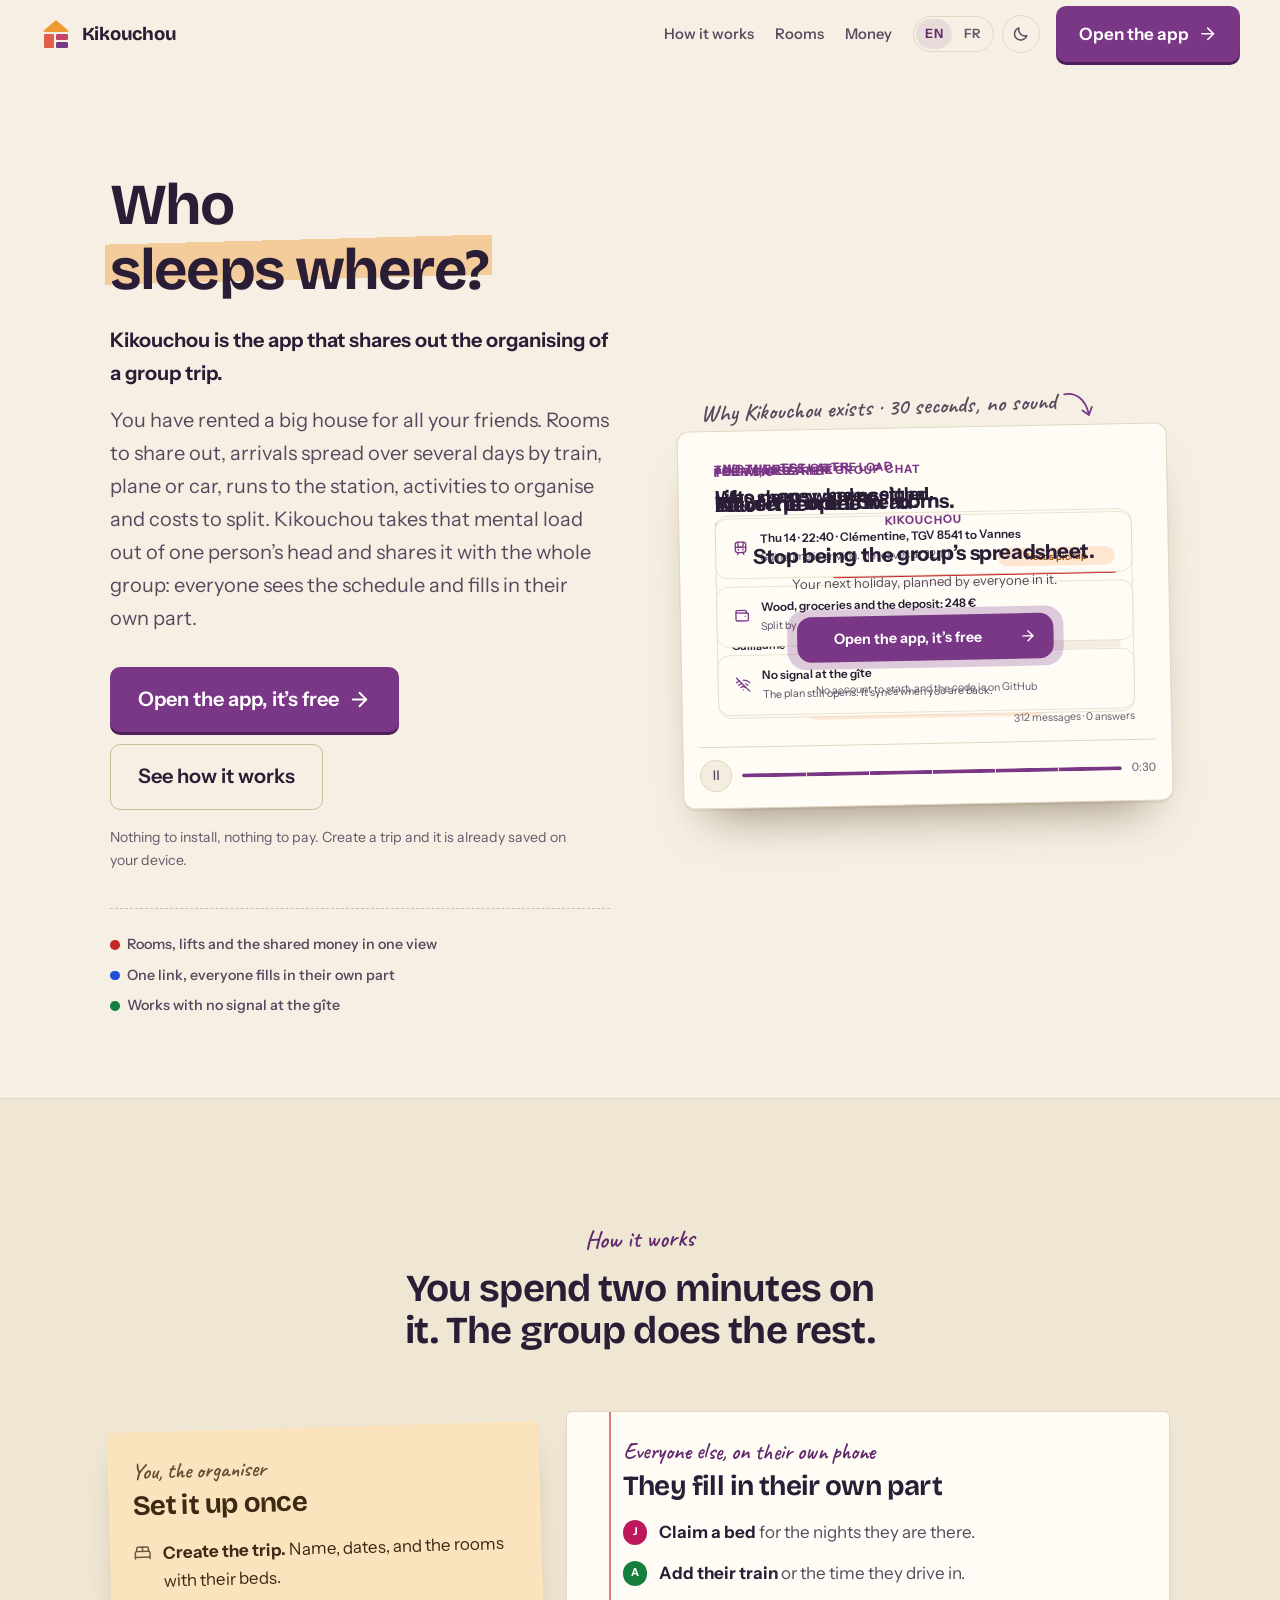
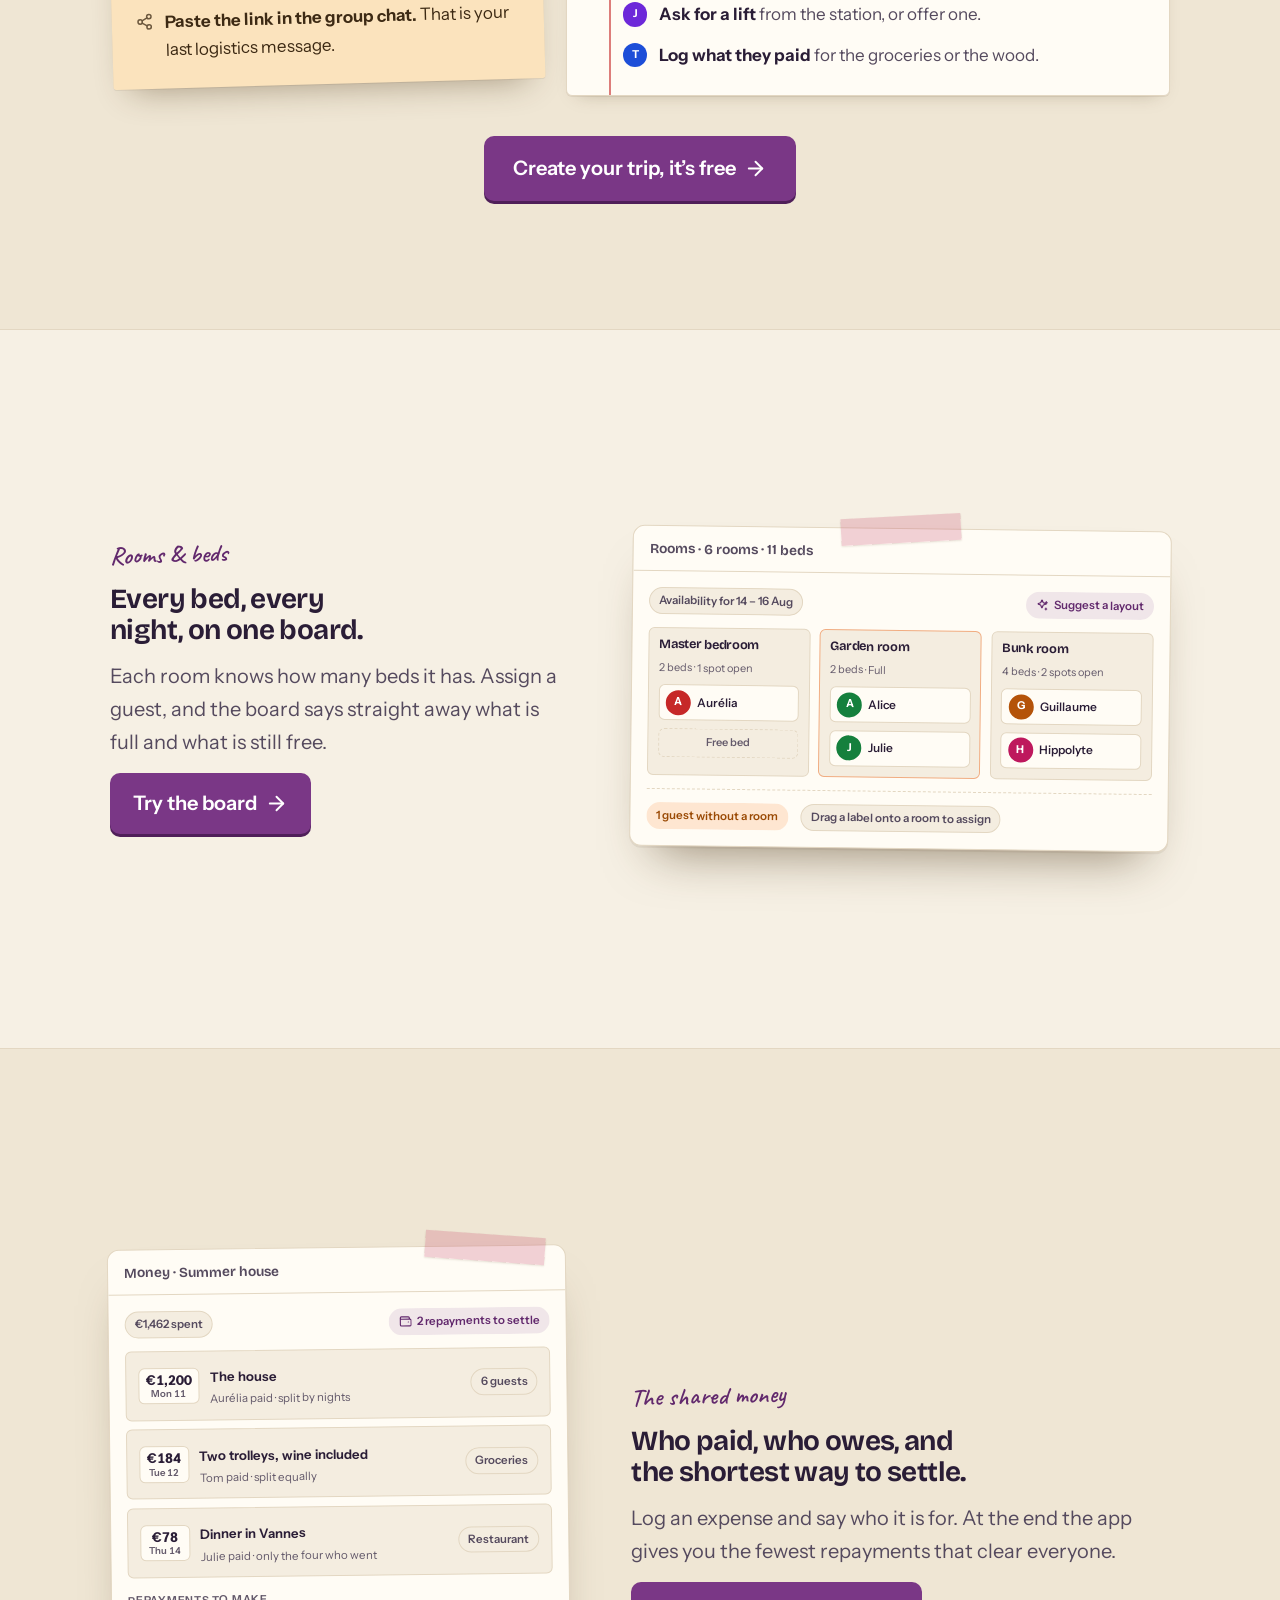
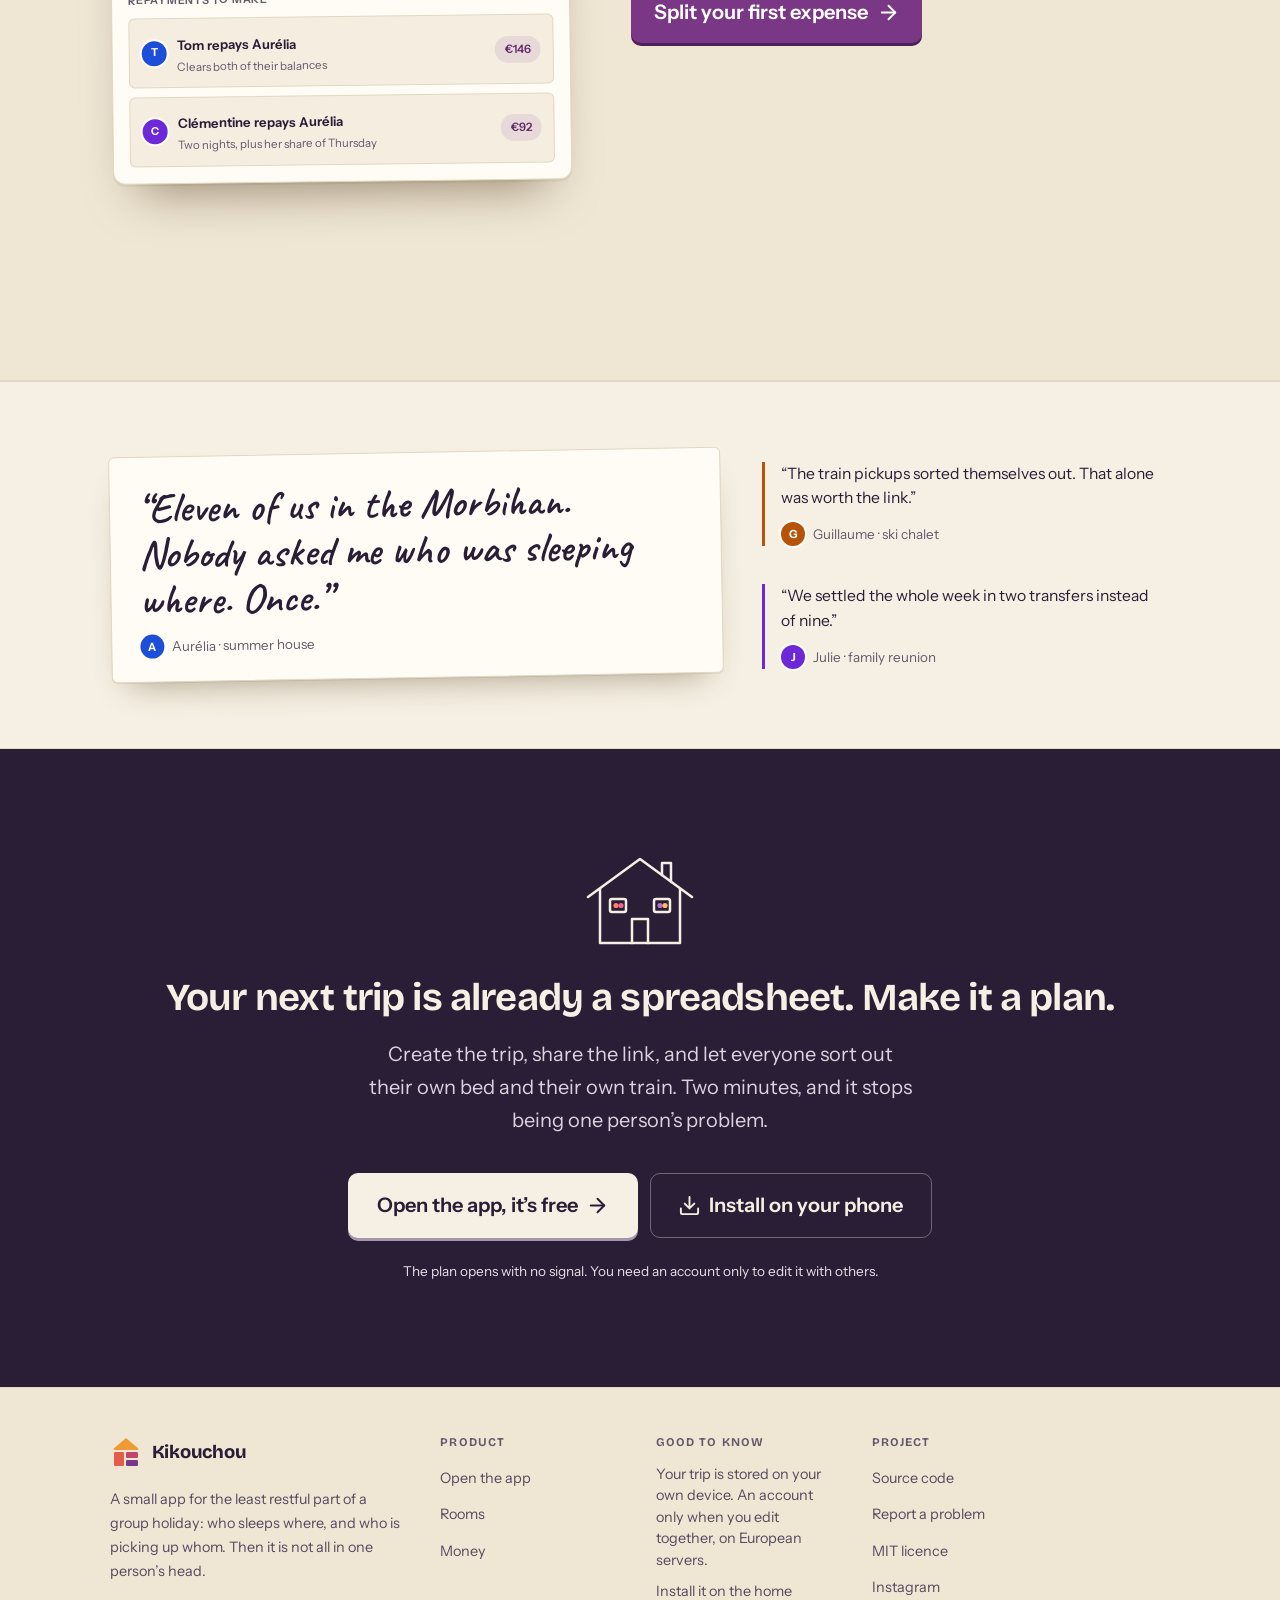
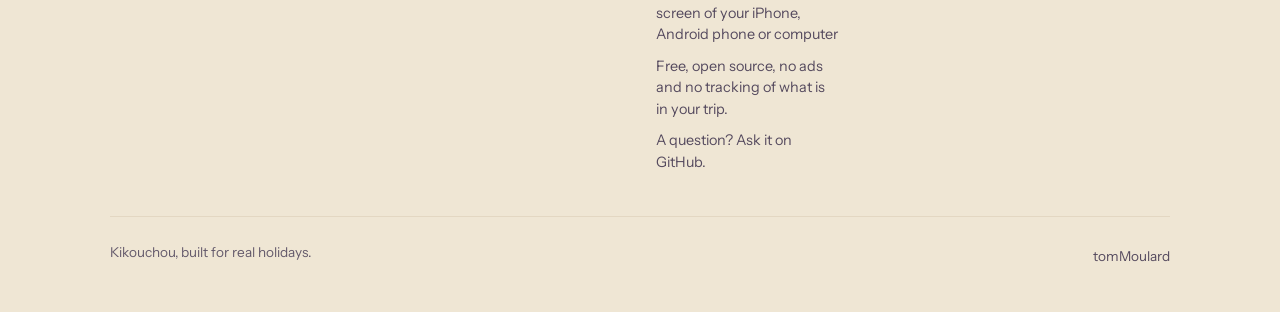
<file: index.html>
<!doctype html>
<html lang="en" data-theme="light">
<head>
<!-- Google Tag Manager (container GTM-THNTTWRZ).

     Placed above the gtag.js block so the container loads first, as Google's
     install instructions ask. `j.crossOrigin` is not part of Google's stock
     snippet: it is added for the same reason the gtag.js tag below carries
     `crossorigin="anonymous"`. Without it a throw inside gtm.js reaches
     `window.onerror` as the bare string "Script error." with no file, line or
     stack. -->
<script>(function(w,d,s,l,i){w[l]=w[l]||[];w[l].push({'gtm.start':
new Date().getTime(),event:'gtm.js'});var f=d.getElementsByTagName(s)[0],
j=d.createElement(s),dl=l!='dataLayer'?'&l='+l:'';j.async=true;j.crossOrigin='anonymous';j.src=
'https://www.googletagmanager.com/gtm.js?id='+i+dl;f.parentNode.insertBefore(j,f);
})(window,document,'script','dataLayer','GTM-THNTTWRZ');</script>
<!-- End Google Tag Manager -->
<!-- Google tag (gtag.js).

     `crossorigin` is not decoration. A cross-origin <script> without it is
     opaque to `window.onerror` by specification: anything it throws arrives as
     the literal "Script error." with the filename, line, column and stack
     blanked, which is an error nobody can read or attribute. With the
     attribute the browser fetches the file as a CORS request and keeps the
     real message and stack.

     Safe because googletagmanager.com answers a CORS request by reflecting the
     requesting origin back in `access-control-allow-origin`. Were that header
     ever absent the browser would refuse the script outright rather than merely
     report its errors badly, so this is worth re-checking if the tag ever
     stops loading. -->
<script async crossorigin="anonymous" src="https://www.googletagmanager.com/gtag/js?id=AW-18455477906"></script>
<script>
  window.dataLayer = window.dataLayer || [];
  function gtag(){dataLayer.push(arguments);}
  gtag('js', new Date());

  gtag('config', 'AW-18455477906');
</script>

<!-- Event snippet for the Google Ads "Sign-up" conversion.
     Every call to action on this page is a plain <a> to app.kikouchou.app, so
     instead of an inline onclick on each one, the click is caught once below by
     delegation. That keeps the markup free of analytics and means a CTA added
     later is counted without anyone remembering to wire it. -->
<script>
function gtag_report_conversion(url) {
  var callback = function () {
    if (typeof(url) != 'undefined') {
      window.location = url;
    }
  };
  gtag('event', 'conversion', {
      'send_to': 'AW-18455477906/KKbVCKuNgfocEJL9oOBE',
      'value': 1.0,
      'currency': 'EUR',
      'event_callback': callback
  });
  return false;
}

(function () {
  'use strict';

  /* The app, and only the app: the GitHub and anchor links on the page are not
     conversions. `?install=1` counts, it opens the same app with the install
     banner primed. */
  var APP = /^https?:\/\/app\.kikouchou\.app(?:[\/?#]|$)/;

  document.addEventListener('click', function (e) {
    var link = e.target && e.target.closest ? e.target.closest('a[href]') : null;
    if (!link || !APP.test(link.href)) return;

    /* A middle click, a modifier click or target="_blank" leaves this page
       open, and something else may already have cancelled the navigation. In
       those cases report the conversion and let the browser do its own thing:
       taking over window.location here would break the new tab. */
    var keepsPage =
      e.defaultPrevented || e.button !== 0 ||
      e.metaKey || e.ctrlKey || e.shiftKey || e.altKey ||
      link.target === '_blank';
    if (keepsPage) {
      gtag_report_conversion();
      return;
    }

    /* Hold the navigation so the beacon leaves before the page unloads, then
       let event_callback send us on. The timer is the fallback for a blocked or
       slow tag, where the callback never runs: whichever fires first wins, and
       the other assignment to the same URL is a no-op. */
    e.preventDefault();
    var url = link.href;
    setTimeout(function () { window.location = url; }, 800);
    gtag_report_conversion(url);
  });
})();
</script>
<meta charset="utf-8">
<meta name="viewport" content="width=device-width, initial-scale=1">

<title>Kikouchou: who sleeps where, and who picks up whom</title>
<meta name="description" content="Plan a group holiday together: who sleeps in which room, who arrives when, who picks up whom at the station, and who owes what. Free and open source.">

<link rel="canonical" href="https://www.kikouchou.app/">
<link rel="alternate" hreflang="en" href="https://www.kikouchou.app/?lang=en">
<link rel="alternate" hreflang="fr" href="https://www.kikouchou.app/?lang=fr">
<link rel="alternate" hreflang="x-default" href="https://www.kikouchou.app/">

<meta name="theme-color" content="#0F172A" media="(prefers-color-scheme: dark)">
<meta name="theme-color" content="#F6F0E4" media="(prefers-color-scheme: light)">
<meta name="color-scheme" content="light dark">

<meta property="og:type" content="website">
<meta property="og:site_name" content="Kikouchou">
<meta property="og:url" content="https://www.kikouchou.app/">
<meta property="og:title" content="Kikouchou: who sleeps where, and who picks up whom">
<meta property="og:description" content="Rooms, arrivals, lifts and the shared money for a group holiday, on one plan instead of in one person’s head. It costs nothing to use.">
<meta property="og:image" content="https://www.kikouchou.app/assets/img/og.png">
<meta property="og:image:width" content="1200">
<meta property="og:image:height" content="630">
<meta property="og:image:alt" content="The Kikouchou logo, a house of coloured rooms, above the line: Who sleeps where, and who picks up whom.">
<meta property="og:locale" content="en_GB">
<meta property="og:locale:alternate" content="fr_FR">
<meta name="twitter:card" content="summary_large_image">
<meta name="twitter:title" content="Kikouchou: who sleeps where, and who picks up whom">
<meta name="twitter:description" content="Rooms, arrivals, lifts and the shared money for a group holiday, on one plan instead of in one person’s head. It costs nothing to use.">
<meta name="twitter:image" content="https://www.kikouchou.app/assets/img/og.png">

<link rel="icon" href="/assets/img/favicon.ico" sizes="48x48">
<link rel="icon" href="/assets/img/favicon.svg" type="image/svg+xml">
<link rel="apple-touch-icon" href="/assets/img/apple-touch-icon.png">
<link rel="manifest" href="/site.webmanifest">

<!-- Warms the TLS connection to the app before the visitor clicks through.
     No `crossorigin`: this is a navigation target, not a CORS fetch. -->
<link rel="preconnect" href="https://app.kikouchou.app">
<link rel="preload" href="/assets/fonts/instrument-sans.woff2" as="font" type="font/woff2" crossorigin>
<link rel="preload" href="/assets/fonts/bricolage-grotesque.woff2" as="font" type="font/woff2" crossorigin>
<link rel="stylesheet" href="/assets/styles.css">

<script>
  /* Applied before first paint so the page never flashes the wrong theme. */
  (function () {
    try {
      var t = localStorage.getItem('kkc-theme');
      if (t !== 'light' && t !== 'dark') {
        t = matchMedia('(prefers-color-scheme: dark)').matches ? 'dark' : 'light';
      }
      document.documentElement.dataset.theme = t;
    } catch (e) { /* private mode: keep the default */ }
  })();
</script>

<script type="application/ld+json">
{
  "@context": "https://schema.org",
  "@graph": [
    {
      "@type": "SoftwareApplication",
      "name": "Kikouchou",
      "url": "https://www.kikouchou.app/",
      "applicationCategory": "TravelApplication",
      "operatingSystem": "Web browser, iOS, Android, Windows, macOS, Linux",
      "description": "Offline-first app that takes the mental load of a group holiday off one person: room assignments, arrivals and departures, lifts from the station and the shared money on one plan every guest fills in themselves.",
      "inLanguage": ["en", "fr"],
      "license": "https://opensource.org/licenses/MIT",
      "isAccessibleForFree": true,
      "offers": { "@type": "Offer", "price": "0", "priceCurrency": "EUR" },
      "featureList": [
        "Room assignment with bed capacity",
        "Shared calendar and occupancy timeline",
        "Arrivals, departures and station pickups",
        "Cars, lifts and driver assignment with departure alerts",
        "Shared expenses split equally, by parts, by nights or by amount, with settle-up",
        "Activity agenda with sign-ups",
        "Reusable guest groups",
        "Trip reminders by push notification",
        "Printable one-page trip summary",
        "Real-time collaboration and offline sync",
        "Read-only access from an invite link, no account needed",
        "Shared trips synced through a database hosted in Europe",
        "On-device AI assistant",
        "Installable PWA, works offline"
      ]
    },
    {
      "@type": "WebSite",
      "name": "Kikouchou",
      "url": "https://www.kikouchou.app/",
      "inLanguage": "en"
    }
  ]
}
</script>
</head>

<body>
<!-- Google Tag Manager (noscript) -->
<noscript><iframe src="https://www.googletagmanager.com/ns.html?id=GTM-THNTTWRZ"
height="0" width="0" style="display:none;visibility:hidden"></iframe></noscript>
<!-- End Google Tag Manager (noscript) -->
<a class="skip-link" href="#main" data-i18n="nav.skip">Skip to content</a>

<!-- Icon sprite (lucide-style, matching the icon set the app itself uses). -->
<svg xmlns="http://www.w3.org/2000/svg" style="display:none" aria-hidden="true" focusable="false">
  <symbol id="i-check" viewBox="0 0 24 24" fill="none" stroke="currentColor" stroke-width="2.4" stroke-linecap="round" stroke-linejoin="round"><path d="M20 6 9 17l-5-5"/></symbol>
  <symbol id="i-arrow-right" viewBox="0 0 24 24" fill="none" stroke="currentColor" stroke-width="2" stroke-linecap="round" stroke-linejoin="round"><path d="M5 12h14"/><path d="m12 5 7 7-7 7"/></symbol>
  <symbol id="i-bed" viewBox="0 0 24 24" fill="none" stroke="currentColor" stroke-width="2" stroke-linecap="round" stroke-linejoin="round"><path d="M2 20v-8a2 2 0 0 1 2-2h16a2 2 0 0 1 2 2v8"/><path d="M4 10V6a2 2 0 0 1 2-2h12a2 2 0 0 1 2 2v4"/><path d="M12 4v6M2 18h20"/></symbol>
  <symbol id="i-train" viewBox="0 0 24 24" fill="none" stroke="currentColor" stroke-width="2" stroke-linecap="round" stroke-linejoin="round"><path d="M8 3.1V7a4 4 0 0 0 8 0V3.1"/><path d="m9 15-1-1M15 15l1-1M9 19l-2 3M15 19l2 3"/><rect width="16" height="16" x="4" y="3" rx="4"/><path d="M4 11h16"/></symbol>
  <symbol id="i-users" viewBox="0 0 24 24" fill="none" stroke="currentColor" stroke-width="2" stroke-linecap="round" stroke-linejoin="round"><path d="M16 21v-2a4 4 0 0 0-4-4H6a4 4 0 0 0-4 4v2"/><circle cx="9" cy="7" r="4"/><path d="M22 21v-2a4 4 0 0 0-3-3.87M16 3.13a4 4 0 0 1 0 7.75"/></symbol>
  <symbol id="i-share" viewBox="0 0 24 24" fill="none" stroke="currentColor" stroke-width="2" stroke-linecap="round" stroke-linejoin="round"><circle cx="18" cy="5" r="3"/><circle cx="6" cy="12" r="3"/><circle cx="18" cy="19" r="3"/><path d="m8.6 13.5 6.8 4M15.4 6.5l-6.8 4"/></symbol>
  <symbol id="i-wifi-off" viewBox="0 0 24 24" fill="none" stroke="currentColor" stroke-width="2" stroke-linecap="round" stroke-linejoin="round"><path d="M12 20h.01"/><path d="M8.5 16.4a5 5 0 0 1 7 0"/><path d="M5 12.9a10 10 0 0 1 5.2-2.7M19 12.9a10 10 0 0 0-3.4-2.3"/><path d="M2 8.8a15 15 0 0 1 4.6-2.9M22 8.8a15 15 0 0 0-9.7-3.7"/><path d="m2 2 20 20"/></symbol>
  <symbol id="i-sparkles" viewBox="0 0 24 24" fill="none" stroke="currentColor" stroke-width="2" stroke-linecap="round" stroke-linejoin="round"><path d="M9.9 2.7a.6.6 0 0 1 1.1 0l1.5 4a.6.6 0 0 0 .35.35l4 1.5a.6.6 0 0 1 0 1.1l-4 1.5a.6.6 0 0 0-.35.35l-1.5 4a.6.6 0 0 1-1.1 0l-1.5-4a.6.6 0 0 0-.35-.35l-4-1.5a.6.6 0 0 1 0-1.1l4-1.5a.6.6 0 0 0 .35-.35z"/><path d="M18 5v4M16 7h4M17.5 16.5v3M16 18h3"/></symbol>
  <symbol id="i-map-pin" viewBox="0 0 24 24" fill="none" stroke="currentColor" stroke-width="2" stroke-linecap="round" stroke-linejoin="round"><path d="M20 10c0 4.4-6.1 11-7.4 12.3a1 1 0 0 1-1.2 0C10.1 21 4 14.4 4 10a8 8 0 0 1 16 0"/><circle cx="12" cy="10" r="3"/></symbol>
  <symbol id="i-chart" viewBox="0 0 24 24" fill="none" stroke="currentColor" stroke-width="2" stroke-linecap="round" stroke-linejoin="round"><path d="M3 3v16a2 2 0 0 0 2 2h16"/><path d="M7 16v-4M12 16V8M17 16v-7"/></symbol>
  <symbol id="i-globe" viewBox="0 0 24 24" fill="none" stroke="currentColor" stroke-width="2" stroke-linecap="round" stroke-linejoin="round"><circle cx="12" cy="12" r="9"/><path d="M3 12h18"/><path d="M12 3a15 15 0 0 1 0 18 15 15 0 0 1 0-18"/></symbol>
  <symbol id="i-moon" viewBox="0 0 24 24" fill="none" stroke="currentColor" stroke-width="2" stroke-linecap="round" stroke-linejoin="round"><path d="M20.1 14.5A8.5 8.5 0 0 1 9.5 3.9 8.5 8.5 0 1 0 20.1 14.5"/></symbol>
  <symbol id="i-sun" viewBox="0 0 24 24" fill="none" stroke="currentColor" stroke-width="2" stroke-linecap="round" stroke-linejoin="round"><circle cx="12" cy="12" r="4"/><path d="M12 2v2M12 20v2M4.9 4.9l1.4 1.4M17.7 17.7l1.4 1.4M2 12h2M20 12h2M4.9 19.1l1.4-1.4M17.7 6.3l1.4-1.4"/></symbol>
  <symbol id="i-menu" viewBox="0 0 24 24" fill="none" stroke="currentColor" stroke-width="2" stroke-linecap="round" stroke-linejoin="round"><path d="M4 6h16M4 12h16M4 18h16"/></symbol>
  <symbol id="i-x" viewBox="0 0 24 24" fill="none" stroke="currentColor" stroke-width="2" stroke-linecap="round" stroke-linejoin="round"><path d="M18 6 6 18M6 6l12 12"/></symbol>
  <symbol id="i-github" viewBox="0 0 24 24" fill="currentColor"><path d="M12 .5a12 12 0 0 0-3.8 23.4c.6.1.8-.3.8-.6v-2c-3.3.7-4-1.6-4-1.6-.6-1.4-1.4-1.8-1.4-1.8-1.1-.8 0-.8 0-.8 1.2.1 1.9 1.2 1.9 1.2 1.1 1.9 2.9 1.4 3.6 1 .1-.8.4-1.4.8-1.7-2.7-.3-5.5-1.3-5.5-6a4.7 4.7 0 0 1 1.2-3.2 4.3 4.3 0 0 1 .2-3.2s1-.3 3.3 1.2a11.4 11.4 0 0 1 6 0C17.6 4.9 18.6 5.2 18.6 5.2a4.3 4.3 0 0 1 .2 3.2A4.7 4.7 0 0 1 20 11.6c0 4.7-2.8 5.7-5.5 6 .5.4.8 1.2.8 2.4v3.3c0 .3.2.7.8.6A12 12 0 0 0 12 .5"/></symbol>
  <symbol id="i-smartphone" viewBox="0 0 24 24" fill="none" stroke="currentColor" stroke-width="2" stroke-linecap="round" stroke-linejoin="round"><rect width="12" height="20" x="6" y="2" rx="2"/><path d="M11 18h2"/></symbol>
  <symbol id="i-monitor" viewBox="0 0 24 24" fill="none" stroke="currentColor" stroke-width="2" stroke-linecap="round" stroke-linejoin="round"><rect width="18" height="13" x="3" y="3" rx="2"/><path d="M8 21h8M12 16v5"/></symbol>
  <symbol id="i-apple" viewBox="0 0 24 24" fill="currentColor"><path d="M16.4 12.7c0-2.5 2-3.7 2.1-3.8-1.1-1.7-2.9-1.9-3.5-1.9-1.5-.1-2.8.9-3.5.9s-1.9-.8-3.1-.8c-1.6 0-3.1.9-3.9 2.4-1.7 2.9-.4 7.2 1.2 9.5.8 1.2 1.8 2.4 3 2.4s1.6-.8 3-.8 1.8.8 3 .7c1.3 0 2.1-1.1 2.9-2.3.9-1.3 1.3-2.6 1.3-2.7-.1 0-2.5-1-2.5-3.6M14.3 5.4c.6-.8 1.1-1.9 1-3-1 0-2.1.7-2.8 1.5-.6.7-1.1 1.8-1 2.9 1.1.1 2.2-.6 2.8-1.4"/></symbol>
  <symbol id="i-download" viewBox="0 0 24 24" fill="none" stroke="currentColor" stroke-width="2" stroke-linecap="round" stroke-linejoin="round"><path d="M21 15v4a2 2 0 0 1-2 2H5a2 2 0 0 1-2-2v-4"/><path d="m7 10 5 5 5-5M12 15V3"/></symbol>
  <symbol id="i-party" viewBox="0 0 24 24" fill="none" stroke="currentColor" stroke-width="2" stroke-linecap="round" stroke-linejoin="round"><path d="M5.8 11.3 2 22l10.7-3.8"/><path d="M4 3h.01M22 8h.01M15 2h.01M22 20h.01"/><path d="m22 2-2.2.6a2 2 0 0 0-1.3 2.7l.4.9a2 2 0 0 1-1.6 2.8l-1 .1a2 2 0 0 0-1.5 3l.5.8"/><path d="m11 13 9 9"/><path d="M14.6 6.2a6 6 0 0 1 3.2 3.2"/></symbol>
  <symbol id="i-cloud-off" viewBox="0 0 24 24" fill="none" stroke="currentColor" stroke-width="2" stroke-linecap="round" stroke-linejoin="round"><path d="m2 2 20 20"/><path d="M5.8 5.8A7 7 0 0 0 8 19h9a4 4 0 0 0 1.3-7.8"/><path d="M9.7 4.3A7 7 0 0 1 19 11"/></symbol>
  <symbol id="i-refresh" viewBox="0 0 24 24" fill="none" stroke="currentColor" stroke-width="2" stroke-linecap="round" stroke-linejoin="round"><path d="M21 12a9 9 0 1 1-3.3-7"/><path d="M21 3v6h-6"/></symbol>
  <symbol id="i-wallet" viewBox="0 0 24 24" fill="none" stroke="currentColor" stroke-width="2" stroke-linecap="round" stroke-linejoin="round"><path d="M19 7V5a2 2 0 0 0-2-2H5a2 2 0 0 0 0 4h15a2 2 0 0 1 2 2v8a2 2 0 0 1-2 2H5a2 2 0 0 1-2-2V5"/><path d="M17 12h.01"/></symbol>
  <symbol id="i-car" viewBox="0 0 24 24" fill="none" stroke="currentColor" stroke-width="2" stroke-linecap="round" stroke-linejoin="round"><path d="M5 17h14"/><path d="M3 13h18"/><path d="m5 13 1.6-4.8A2 2 0 0 1 8.5 7h7a2 2 0 0 1 1.9 1.2L19 13"/><path d="M4 13v4"/><path d="M20 13v4"/><circle cx="7.5" cy="17" r="1.5"/><circle cx="16.5" cy="17" r="1.5"/></symbol>
  <symbol id="i-bell" viewBox="0 0 24 24" fill="none" stroke="currentColor" stroke-width="2" stroke-linecap="round" stroke-linejoin="round"><path d="M6 8a6 6 0 0 1 12 0c0 6 2 7 2 7H4s2-1 2-7"/><path d="M10.3 20a2 2 0 0 0 3.4 0"/></symbol>
  <symbol id="i-printer" viewBox="0 0 24 24" fill="none" stroke="currentColor" stroke-width="2" stroke-linecap="round" stroke-linejoin="round"><path d="M6 9V3h12v6"/><path d="M6 18H4a2 2 0 0 1-2-2v-4a2 2 0 0 1 2-2h16a2 2 0 0 1 2 2v4a2 2 0 0 1-2 2h-2"/><rect width="12" height="8" x="6" y="14" rx="1"/></symbol>
  <symbol id="i-lock" viewBox="0 0 24 24" fill="none" stroke="currentColor" stroke-width="2" stroke-linecap="round" stroke-linejoin="round"><rect width="18" height="11" x="3" y="11" rx="2"/><path d="M7 11V7a5 5 0 0 1 10 0v4"/></symbol>
</svg>

<header class="header" id="header">
  <div class="container header__inner">
    <a class="brand" href="/" aria-label="Kikouchou home page">
      <svg class="kk-mark" viewBox="0 0 64 64" width="32" height="32" aria-hidden="true" focusable="false"><path class="kk-roof" d="M10.76 28Q4 28 9.13 23.6L30.37 5.39Q32 4 33.63 5.39L54.87 23.6Q60 28 53.24 28L10.76 28Z"/><rect class="kk-tall" x="8" y="32" width="20" height="28" rx="2.5"/><rect class="kk-top" x="32" y="32" width="24" height="12" rx="2.5"/><rect class="kk-bottom" x="32" y="48" width="24" height="12" rx="2.5"/></svg>
      <span>Kikouchou</span>
    </a>

    <nav class="nav" id="nav" aria-label="Main">
      <a href="#how" data-i18n="nav.how">How it works</a>
      <a href="#rooms" data-i18n="nav.rooms">Rooms</a>
      <a href="#money" data-i18n="nav.money">Money</a>

      <!-- Language and theme sit inside the nav so that on a phone they land in
           the menu sheet instead of crowding the header bar off the screen. -->
      <div class="nav__tools">
        <div class="lang" role="group" aria-label="Language">
          <button type="button" data-lang="en" aria-pressed="true" lang="en">EN</button>
          <button type="button" data-lang="fr" aria-pressed="false" lang="fr">FR</button>
        </div>

        <button class="icon-btn" type="button" id="theme-toggle" aria-label="Switch theme" data-i18n-aria="a11y.theme">
          <svg class="icon-moon" aria-hidden="true"><use href="#i-moon"/></svg>
          <svg class="icon-sun" aria-hidden="true"><use href="#i-sun"/></svg>
        </button>
      </div>
    </nav>

    <div class="header__actions">
      <a class="btn btn--primary" href="https://app.kikouchou.app" data-cta="header">
        <span data-i18n="cta.open">Open the app</span>
        <svg aria-hidden="true"><use href="#i-arrow-right"/></svg>
      </a>

      <!-- aria-expanded carries the open/closed state, so the label stays put. -->
      <button class="icon-btn nav-toggle" type="button" id="nav-toggle"
              aria-expanded="false" aria-controls="nav" aria-label="Menu" data-i18n-aria="a11y.menu">
        <svg class="icon-menu" aria-hidden="true"><use href="#i-menu"/></svg>
        <svg class="icon-close" aria-hidden="true"><use href="#i-x"/></svg>
      </button>
    </div>
  </div>
</header>

<main id="main">

<!-- ============================== HERO ============================== -->
<section class="hero">
  <div class="container hero__grid">
    <div>
      <!-- "Who" stays put and the question after it changes like a split-flap
           departures board: assets/app.js flips each letter through a few
           others before it lands on the next question. Every question sits in
           the same grid cell, so the slot is as big as the longest one and the
           lines under the headline never move. Screen readers get the whole
           list once from the hidden sentence. Without JavaScript, or with
           reduced motion, the first question stays. -->
      <h1 class="flap">
        <span class="sr-only" data-i18n="hero.title">Who sleeps where, who gets there how, who picks up whom, who does what and who pays for what.</span>
        <span aria-hidden="true">
          <span data-i18n="hero.who">Who</span>
          <span class="flap__slot">
            <span class="flap__q is-on"><em data-i18n="hero.q1">sleeps where?</em></span>
            <span class="flap__q"><em data-i18n="hero.q2">gets there how?</em></span>
            <span class="flap__q"><em data-i18n="hero.q3">picks up whom?</em></span>
            <span class="flap__q"><em data-i18n="hero.q4">does what?</em></span>
            <span class="flap__q"><em data-i18n="hero.q5">pays for what?</em></span>
          </span>
        </span>
      </h1>

      <p class="hero__what" data-i18n="hero.what">Kikouchou is the app that shares out the organising of a group trip.</p>

      <p class="hero__lede" data-i18n="hero.lede">
        You have rented a big house for all your friends. Rooms to share out, arrivals
        spread over several days by train, plane or car, runs to the station, activities
        to organise and costs to split. Kikouchou takes that mental load out of one
        person’s head and shares it with the whole group: everyone sees the schedule
        and fills in their own part.
      </p>

      <div class="hero__cta">
        <a class="btn btn--primary btn--lg" href="https://app.kikouchou.app" data-cta="hero">
          <span data-i18n="cta.openFree">Open the app, it’s free</span>
          <svg aria-hidden="true"><use href="#i-arrow-right"/></svg>
        </a>
        <a class="btn btn--ghost btn--lg" href="#how">
          <span data-i18n="cta.see">See how it works</span>
        </a>
      </div>

      <!-- The `landing-hero-first-job` experiment. assets/analytics.js shows
           the one link the visitor's variant names and leaves the rest hidden,
           so a visitor with no analytics, no flag or another variant sees the
           page as it was. -->
      <div class="hero__job" hidden>
        <a class="btn btn--ghost btn--lg" href="https://app.kikouchou.app" data-cta="hero-job" data-job="rooms" hidden>
          <span data-i18n="cta.jobRooms">Who sleeps where</span>
          <svg aria-hidden="true"><use href="#i-arrow-right"/></svg>
        </a>
        <a class="btn btn--ghost btn--lg" href="https://app.kikouchou.app" data-cta="hero-job" data-job="rides" hidden>
          <span data-i18n="cta.jobRides">Who gets there how</span>
          <svg aria-hidden="true"><use href="#i-arrow-right"/></svg>
        </a>
        <a class="btn btn--ghost btn--lg" href="https://app.kikouchou.app" data-cta="hero-job" data-job="money" hidden>
          <span data-i18n="cta.jobMoney">Who owes how much</span>
          <svg aria-hidden="true"><use href="#i-arrow-right"/></svg>
        </a>
      </div>

      <p class="hero__note" data-i18n="hero.note">
        Nothing to install, nothing to pay. Create a trip and it is already saved on your device.
      </p>

      <ul class="trust">
        <li><span data-i18n="hero.trust1">Rooms, lifts and the shared money in one view</span></li>
        <li><span data-i18n="hero.trust2">One link, everyone fills in their own part</span></li>
        <li><span data-i18n="hero.trust3">Works with no signal at the gîte</span></li>
      </ul>
    </div>

    <div class="feature__media">
      <!-- The video sales letter. It is an SVG animation rather than a video:
           six scenes on one 30-second CSS clock, drawn with the same tokens and
           the same i18n keys as the rest of the page. That keeps it sharp at any
           size, themed with the page, translated with the copy, free of a
           hosting bill, and about 14 kB instead of a few megabytes.

           Timing contract: every element shares `animation-duration: 30s` and is
           placed in time by its `animation-delay` alone. Scene N starts at N×5s,
           so a beat inside scene 3 (10s) is written as 10s + its own offset. Keep
           the keyframe windows short and terminal: they must hold their end
           state to 100%, because the clock does not restart per scene. -->
      <figure class="vsl" id="vsl">
        <p class="note" aria-hidden="true">
          <span class="vsl__title--play" data-i18n="vsl.title">Why Kikouchou exists · 30 seconds, no sound</span>
          <span class="vsl__title--step" data-i18n="vsl.titleStep">Why Kikouchou exists · six scenes, at your pace</span>
          <svg viewBox="0 0 44 40" fill="none" stroke="currentColor" stroke-width="2.2" stroke-linecap="round" stroke-linejoin="round"><path d="M3 6c14-2 26 6 30 26"/><path d="m25 27 8 6 4-10"/></svg>
        </p>
        <div class="device hero__device">
          <div class="device__body vsl__body">
            <svg class="vsl__stage" viewBox="0 0 640 400" role="img"
                 aria-label="An animation: a group chat filling with unanswered questions, then the same trip laid out in Kikouchou as rooms, lifts and shared money."
                 data-i18n-aria="vsl.alt">

              <!-- ========== Scene 1 · 0s · the group chat ========== -->
              <g class="vsl__scene" style="animation-delay:0s">
                <text class="vsl__eyebrow" x="28" y="40" data-i18n="vsl.s1eyebrow">Friday, 18:02 · the group chat</text>
                <text class="vsl__h" x="28" y="90" data-i18n="vsl.s1line1">Eleven people. Six rooms.</text>
                <text class="vsl__h" x="28" y="126" data-i18n="vsl.s1line2">Four days of arrivals.</text>

                <g class="vsl__fly" style="animation-delay:.9s">
                  <rect class="vsl__bubble" x="28" y="162" width="392" height="44" rx="16"/>
                  <text class="vsl__msg" x="48" y="190" data-i18n="vsl.s1msg1">“Which room am I in again?”</text>
                </g>
                <g class="vsl__fly" style="animation-delay:1.5s">
                  <rect class="vsl__bubble" x="220" y="216" width="392" height="44" rx="16"/>
                  <text class="vsl__msg" x="240" y="244" data-i18n="vsl.s1msg2">“Is anyone getting Clémentine at 22:40?”</text>
                </g>
                <g class="vsl__fly" style="animation-delay:2.1s">
                  <rect class="vsl__bubble" x="28" y="270" width="392" height="44" rx="16"/>
                  <text class="vsl__msg" x="48" y="298" data-i18n="vsl.s1msg3">“Are we nine or eleven for dinner?”</text>
                </g>
                <g class="vsl__fly" style="animation-delay:2.7s">
                  <rect class="vsl__bubble" x="220" y="324" width="392" height="44" rx="16"/>
                  <text class="vsl__msg" x="240" y="352" data-i18n="vsl.s1msg4">“Who paid for the wood?”</text>
                </g>
                <text class="vsl__meta vsl__rise" x="612" y="392" text-anchor="end"
                      style="animation-delay:3.3s" data-i18n="vsl.s1count">312 messages · 0 answers</text>
              </g>

              <!-- ========== Scene 2 · 5s · the mental load ========== -->
              <g class="vsl__scene" style="animation-delay:5s">
                <text class="vsl__eyebrow" x="28" y="40" data-i18n="vsl.s2eyebrow">Four days later</text>
                <text class="vsl__h" x="28" y="90" data-i18n="vsl.s2line1">All of it is in one head.</text>
                <text class="vsl__sub" x="28" y="124" data-i18n="vsl.s2line2">And that head is meant to be on holiday.</text>

                <circle class="vsl__pop" cx="320" cy="250" r="46" fill="var(--p1-label)" style="animation-delay:5.5s"/>
                <text class="vsl__initial vsl__pop" x="320" y="262" text-anchor="middle" style="animation-delay:5.5s">A</text>
                <text class="vsl__meta vsl__pop" x="320" y="326" text-anchor="middle" style="animation-delay:5.5s"
                      data-i18n="vsl.s2who">Aurélia · the one who booked</text>

                <g class="vsl__pop" style="animation-delay:5.9s">
                  <circle class="vsl__ask" cx="150" cy="196" r="24"/>
                  <text class="vsl__ask-mark" x="150" y="205" text-anchor="middle">?</text>
                </g>
                <g class="vsl__pop" style="animation-delay:6.1s">
                  <circle class="vsl__ask" cx="490" cy="200" r="24"/>
                  <text class="vsl__ask-mark" x="490" y="209" text-anchor="middle">?</text>
                </g>
                <g class="vsl__pop" style="animation-delay:6.3s">
                  <circle class="vsl__ask" cx="132" cy="298" r="24"/>
                  <text class="vsl__ask-mark" x="132" y="307" text-anchor="middle">?</text>
                </g>
                <g class="vsl__pop" style="animation-delay:6.5s">
                  <circle class="vsl__ask" cx="508" cy="296" r="24"/>
                  <text class="vsl__ask-mark" x="508" y="305" text-anchor="middle">?</text>
                </g>
                <g class="vsl__pop" style="animation-delay:6.7s">
                  <circle class="vsl__ask" cx="320" cy="164" r="24"/>
                  <text class="vsl__ask-mark" x="320" y="173" text-anchor="middle">?</text>
                </g>

                <g class="vsl__rise" style="animation-delay:7.2s">
                  <rect class="vsl__chip vsl__chip--warn" x="150" y="344" width="340" height="40" rx="14"/>
                  <text class="vsl__chip-text vsl__chip-text--warn" x="320" y="369" text-anchor="middle"
                        data-i18n="vsl.s2chip">22:40. Clémentine is still at the station.</text>
                </g>
              </g>

              <!-- ========== Scene 3 · 10s · one link ========== -->
              <g class="vsl__scene" style="animation-delay:10s">
                <text class="vsl__eyebrow" x="28" y="40" data-i18n="vsl.s3eyebrow">The whole trick</text>
                <text class="vsl__h" x="28" y="90" data-i18n="vsl.s3line1">You send one link.</text>
                <text class="vsl__sub" x="28" y="124" data-i18n="vsl.s3line2">Everyone fills in their own part.</text>

                <g class="vsl__pop" style="animation-delay:10.6s">
                  <rect class="vsl__link" x="96" y="168" width="448" height="60" rx="18"/>
                  <use class="vsl__icon" href="#i-share" x="122" y="188" width="20" height="20"/>
                  <text class="vsl__link-text" x="158" y="205">app.kikouchou.app/t/summer-house</text>
                </g>

                <g class="vsl__pop" style="animation-delay:11.3s">
                  <circle cx="176" cy="292" r="28" fill="var(--p1-label)"/>
                </g>
                <g class="vsl__pop" style="animation-delay:11.7s">
                  <circle cx="197" cy="272" r="13" fill="var(--accent-solid)"/>
                  <use class="vsl__check" href="#i-check" x="190" y="265" width="14" height="14"/>
                </g>
                <g class="vsl__pop" style="animation-delay:11.6s">
                  <circle cx="272" cy="292" r="28" fill="var(--p2-label)"/>
                </g>
                <g class="vsl__pop" style="animation-delay:11.9s">
                  <circle cx="293" cy="272" r="13" fill="var(--accent-solid)"/>
                  <use class="vsl__check" href="#i-check" x="286" y="265" width="14" height="14"/>
                </g>
                <g class="vsl__pop" style="animation-delay:11.9s">
                  <circle cx="368" cy="292" r="28" fill="var(--p3-label)"/>
                </g>
                <g class="vsl__pop" style="animation-delay:12.2s">
                  <circle cx="389" cy="272" r="13" fill="var(--accent-solid)"/>
                  <use class="vsl__check" href="#i-check" x="382" y="265" width="14" height="14"/>
                </g>
                <g class="vsl__pop" style="animation-delay:12.2s">
                  <circle cx="464" cy="292" r="28" fill="var(--p5-label)"/>
                </g>
                <g class="vsl__pop" style="animation-delay:12.5s">
                  <circle cx="485" cy="272" r="13" fill="var(--accent-solid)"/>
                  <use class="vsl__check" href="#i-check" x="478" y="265" width="14" height="14"/>
                </g>
                <text class="vsl__meta vsl__rise" x="320" y="366" text-anchor="middle"
                      style="animation-delay:12.9s" data-i18n="vsl.s3meta">No account asked for, and nothing to install.</text>
              </g>

              <!-- ========== Scene 4 · 15s · the plan draws itself ========== -->
              <g class="vsl__scene vsl__scene--still" style="animation-delay:15s">
                <text class="vsl__eyebrow" x="28" y="36" data-i18n="vsl.s4eyebrow">Two minutes later</text>
                <text class="vsl__h vsl__h--sm" x="28" y="78" data-i18n="vsl.s4line1">Who sleeps where: settled.</text>

                <rect class="vsl__card" x="28" y="96" width="584" height="284" rx="18"/>
                <text class="vsl__meta vsl__tl-title" x="48" y="124" data-i18n="mock.tlTitle">Summer house · 12–18 August · Timeline</text>
                <g class="vsl__rise vsl__chip-extra" style="animation-delay:15.35s">
                  <rect class="vsl__chip vsl__chip--accent" x="306" y="106" width="134" height="26" rx="13"/>
                  <text class="vsl__chip-text vsl__chip-text--sm vsl__chip-text--accent" x="373" y="124" text-anchor="middle"
                        data-i18n="mock.tonight">9 guests tonight</text>
                  <rect class="vsl__chip" x="448" y="106" width="148" height="26" rx="13"/>
                  <text class="vsl__chip-text vsl__chip-text--sm" x="522" y="124" text-anchor="middle"
                        data-i18n="mock.online">3 people online</text>
                </g>

                <text class="vsl__day" x="217" y="150" text-anchor="middle" data-i18n="mock.d1">Tue 12</text>
                <text class="vsl__day" x="275" y="150" text-anchor="middle" data-i18n="mock.d2">Wed 13</text>
                <text class="vsl__day" x="333" y="150" text-anchor="middle" data-i18n="mock.d3">Thu 14</text>
                <text class="vsl__day" x="391" y="150" text-anchor="middle" data-i18n="mock.d4">Fri 15</text>
                <text class="vsl__day" x="449" y="150" text-anchor="middle" data-i18n="mock.d5">Sat 16</text>
                <text class="vsl__day" x="507" y="150" text-anchor="middle" data-i18n="mock.d6">Sun 17</text>
                <text class="vsl__day" x="565" y="150" text-anchor="middle" data-i18n="mock.d7">Mon 18</text>

                <g>
                  <text class="vsl__row-name" x="48" y="179" data-i18n="mock.n1">Aurélia</text>
                  <rect class="vsl__cell" x="188" y="162" width="406" height="24" rx="6"/>
                  <rect class="vsl__bar vsl__grow" x="190" y="162" width="402" height="24" rx="6"
                        fill="var(--p1-label)" style="animation-delay:15.55s"/>
                  <text class="vsl__bar-label vsl__rise" x="200" y="178" style="animation-delay:15.80s" data-i18n="mock.roomMaster">Master bedroom</text>
                </g>
                <g>
                  <text class="vsl__row-name" x="48" y="214" data-i18n="mock.n2">Tom</text>
                  <rect class="vsl__cell" x="188" y="197" width="406" height="24" rx="6"/>
                  <rect class="vsl__bar vsl__grow" x="190" y="197" width="228" height="24" rx="6"
                        fill="var(--p2-label)" style="animation-delay:15.71s"/>
                  <text class="vsl__bar-label vsl__rise" x="200" y="213" style="animation-delay:15.96s" data-i18n="mock.roomAttic">Attic</text>
                </g>
                <g>
                  <text class="vsl__row-name" x="48" y="249" data-i18n="mock.n3">Alice + Julie</text>
                  <rect class="vsl__cell" x="188" y="232" width="406" height="24" rx="6"/>
                  <rect class="vsl__bar vsl__grow" x="248" y="232" width="344" height="24" rx="6"
                        fill="var(--p3-label)" style="animation-delay:15.87s"/>
                  <text class="vsl__bar-label vsl__rise" x="258" y="248" style="animation-delay:16.12s" data-i18n="mock.roomGarden">Garden room · 2 people</text>
                </g>
                <g>
                  <text class="vsl__row-name" x="48" y="284" data-i18n="mock.n4">Guillaume</text>
                  <rect class="vsl__cell" x="188" y="267" width="406" height="24" rx="6"/>
                  <rect class="vsl__bar vsl__grow" x="306" y="267" width="170" height="24" rx="6"
                        fill="var(--p4-label)" style="animation-delay:16.03s"/>
                  <text class="vsl__bar-label vsl__rise" x="316" y="283" style="animation-delay:16.28s" data-i18n="mock.roomBunk">Bunk room</text>
                </g>
                <g>
                  <text class="vsl__row-name" x="48" y="319" data-i18n="mock.n5">Clémentine</text>
                  <rect class="vsl__cell" x="188" y="302" width="406" height="24" rx="6"/>
                  <rect class="vsl__bar vsl__grow" x="364" y="302" width="228" height="24" rx="6"
                        fill="var(--p5-label)" style="animation-delay:16.19s"/>
                  <text class="vsl__bar-label vsl__rise" x="374" y="318" style="animation-delay:16.44s" data-i18n="mock.roomBlue">Blue room</text>
                </g>
                <g>
                  <text class="vsl__row-name" x="48" y="354" data-i18n="mock.n6">Hippolyte</text>
                  <rect class="vsl__cell" x="188" y="337" width="406" height="24" rx="6"/>
                  <rect class="vsl__bar vsl__grow" x="248" y="337" width="112" height="24" rx="6"
                        fill="var(--p6-label)" style="animation-delay:16.35s"/>
                  <text class="vsl__bar-label vsl__rise" x="258" y="353" style="animation-delay:16.60s" data-i18n="mock.roomSofa">Sofa bed</text>
                </g>
              </g>

              <!-- ========== Scene 5 · 20s · lifts, money, no signal ========== -->
              <g class="vsl__scene" style="animation-delay:20s">
                <text class="vsl__eyebrow" x="28" y="36" data-i18n="vsl.s5eyebrow">And the rest of the load</text>
                <text class="vsl__h vsl__h--sm" x="28" y="78" data-i18n="vsl.s5line1">Lifts, money, and no signal.</text>

                <g class="vsl__rise" style="animation-delay:20.5s">
                  <rect class="vsl__card" x="28" y="100" width="584" height="84" rx="16"/>
                  <use class="vsl__icon" href="#i-train" x="52" y="130" width="22" height="22"/>
                  <text class="vsl__card-title" x="90" y="134" data-i18n="mock.legendTrain">Thu 14 · 22:40 · Clémentine, TGV 8541 to Vannes</text>
                  <text class="vsl__card-meta" x="90" y="160" data-i18n="vsl.s5pickup">Guillaume is driving. He leaves at 22:10.</text>
                  <g class="vsl__chip-extra">
                    <rect class="vsl__chip vsl__chip--warn" x="424" y="148" width="164" height="26" rx="13"/>
                    <text class="vsl__chip-text vsl__chip-text--sm vsl__chip-text--warn" x="506" y="166" text-anchor="middle"
                          data-i18n="mock.legendPickup">Needs pickup</text>
                  </g>
                </g>

                <g class="vsl__rise" style="animation-delay:20.9s">
                  <rect class="vsl__card" x="28" y="196" width="584" height="84" rx="16"/>
                  <use class="vsl__icon" href="#i-wallet" x="52" y="226" width="22" height="22"/>
                  <text class="vsl__card-title" x="90" y="230" data-i18n="vsl.s5money">Wood, groceries and the deposit: 248 €</text>
                  <text class="vsl__card-meta" x="90" y="256" data-i18n="vsl.s5moneyMeta">Split by nights. Tom gets 31 € back from Alice.</text>
                </g>

                <g class="vsl__rise" style="animation-delay:21.3s">
                  <rect class="vsl__card" x="28" y="292" width="584" height="84" rx="16"/>
                  <use class="vsl__icon" href="#i-wifi-off" x="52" y="322" width="22" height="22"/>
                  <text class="vsl__card-title" x="90" y="326" data-i18n="vsl.s5offline">No signal at the gîte</text>
                  <text class="vsl__card-meta" x="90" y="352" data-i18n="vsl.s5offlineMeta">The plan still opens. It syncs when you are back.</text>
                </g>
              </g>

              <!-- ========== Scene 6 · 25s · the ask ========== -->
              <g class="vsl__scene" style="animation-delay:25s">
                <text class="vsl__eyebrow" x="320" y="112" text-anchor="middle" data-i18n="vsl.s6eyebrow">Kikouchou</text>
                <text class="vsl__h" x="320" y="164" text-anchor="middle" data-i18n="vsl.s6line1">Stop being the group’s spreadsheet.</text>
                <text class="vsl__sub" x="320" y="200" text-anchor="middle" data-i18n="vsl.s6line2">Your next holiday, planned by everyone in it.</text>

                <g class="vsl__pop" style="animation-delay:25.7s">
                  <rect class="vsl__cta-glow" x="126" y="230" width="388" height="84" rx="26"/>
                  <rect class="vsl__cta" x="140" y="240" width="360" height="64" rx="20"/>
                  <text class="vsl__cta-text" x="296" y="279" text-anchor="middle" data-i18n="cta.openFree">Open the app, it’s free</text>
                  <use class="vsl__cta-arrow" href="#i-arrow-right" x="452" y="260" width="24" height="24"/>
                </g>

                <text class="vsl__meta vsl__rise" x="320" y="348" text-anchor="middle"
                      style="animation-delay:26.2s" data-i18n="vsl.s6meta">No account to start, and the code is on GitHub</text>
              </g>
            </svg>

            <!-- Player chrome. The progress bar is the same 30-second clock as the
                 scenes, so it cannot drift out of step with them, and the button
                 only toggles a class that pauses every animation at once.

                 With reduced motion the clock is gone, so app.js swaps the play
                 button for the two step buttons and the visitor turns the scenes
                 like pages. Without JavaScript the controls stay hidden and the
                 stage shows its still scene. -->
            <div class="vsl__controls">
              <button type="button" class="vsl__play vsl__step" id="vsl-prev">
                <svg class="vsl__play-icon vsl__step-icon--prev" aria-hidden="true"><use href="#i-arrow-right"/></svg>
                <span class="sr-only" data-i18n="vsl.prev">Previous scene</span>
              </button>
              <button type="button" class="vsl__play" id="vsl-play">
                <svg class="vsl__play-icon" aria-hidden="true" viewBox="0 0 24 24">
                  <path class="vsl__glyph-pause" d="M9 5v14M15 5v14" fill="none" stroke="currentColor"
                        stroke-width="2.4" stroke-linecap="round"/>
                  <path class="vsl__glyph-play" d="m8 5 12 7-12 7z" fill="currentColor"/>
                </svg>
                <!-- The button's accessible name is whichever of these two is
                     rendered, so the label follows the state without any
                     JavaScript and stays translatable like the rest of the page. -->
                <span class="sr-only vsl__label vsl__label--pause" data-i18n="vsl.pause">Pause the animation</span>
                <span class="sr-only vsl__label vsl__label--play" data-i18n="vsl.play">Play the animation</span>
              </button>
              <div class="vsl__progress" aria-hidden="true">
                <i class="vsl__progress-fill"></i>
                <span style="left:16.666%"></span><span style="left:33.333%"></span>
                <span style="left:50%"></span><span style="left:66.666%"></span>
                <span style="left:83.333%"></span>
              </div>
              <span class="vsl__clock" aria-hidden="true">0:30</span>
              <span class="vsl__clock vsl__count" id="vsl-count" aria-hidden="true">1 / 6</span>
              <button type="button" class="vsl__play vsl__step" id="vsl-next">
                <svg class="vsl__play-icon" aria-hidden="true"><use href="#i-arrow-right"/></svg>
                <span class="sr-only" data-i18n="vsl.next">Next scene</span>
              </button>
            </div>
          </div>
        </div>

        <!-- The letter itself, for screen readers, for a visitor who never
             watches an animation, and for search engines. -->
        <figcaption class="sr-only" data-i18n="vsl.transcript">
          Eleven people, six rooms, four days of arrivals, and one person holding
          all of it in their head while three hundred messages go unanswered. Kikouchou
          turns that into one link. Everyone opens it and fills in their own part:
          the rooms, the arrival times, the lifts from the station and the shared
          money. Nothing to install, no account to start, and it still opens when
          the gîte has no signal. Open the app. It costs nothing.
        </figcaption>
      </figure>
    </div>
  </div>
</section>
<!-- ======================= BLOCK 2 · HOW IT WORKS =================== -->
<section class="section section--sunken" id="how">
  <div class="container">
    <div class="section-head section-head--center">
      <p class="eyebrow" data-i18n="how.eyebrow">How it works</p>
      <h2 data-i18n="how.title">You spend two minutes on it. The group does the rest.</h2>
    </div>

    <!-- Two unequal halves, not numbered steps: the organiser's part is short
         on purpose, and the layout says so before anyone reads it. -->
    <div class="split">
      <div class="split__side" data-reveal>
        <p class="split__who" data-i18n="how.youWho">You, the organiser</p>
        <h3 data-i18n="how.youT">Set it up once</h3>
        <ul class="split__list">
          <li><svg aria-hidden="true"><use href="#i-bed"/></svg><span data-i18n-html="how.you1"><strong>Create the trip.</strong> Name, dates, and the rooms with their beds.</span></li>
          <li><svg aria-hidden="true"><use href="#i-share"/></svg><span data-i18n-html="how.you2"><strong>Paste the link in the group chat.</strong> That is your last logistics message.</span></li>
        </ul>
      </div>

      <div class="split__side split__side--crowd" data-reveal>
        <p class="split__who" data-i18n="how.crowdWho">Everyone else, on their own phone</p>
        <h3 data-i18n="how.crowdT">They fill in their own part</h3>
        <ul class="split__list">
          <li><span class="avatar" style="background:var(--p6-label)" aria-hidden="true">J</span><span data-i18n-html="how.c1"><strong>Claim a bed</strong> for the nights they are there.</span></li>
          <li><span class="avatar" style="background:var(--p3-label)" aria-hidden="true">A</span><span data-i18n-html="how.c2"><strong>Add their train</strong> or the time they drive in.</span></li>
          <li><span class="avatar" style="background:var(--p5-label)" aria-hidden="true">J</span><span data-i18n-html="how.c3"><strong>Ask for a lift</strong> from the station, or offer one.</span></li>
          <li><span class="avatar" style="background:var(--p2-label)" aria-hidden="true">T</span><span data-i18n-html="how.c4"><strong>Log what they paid</strong> for the groceries or the wood.</span></li>
        </ul>
      </div>
    </div>

    <p class="section-cta">
      <a class="btn btn--primary btn--lg" href="https://app.kikouchou.app" data-cta="how">
        <span data-i18n="cta.start">Create your trip, it’s free</span>
        <svg aria-hidden="true"><use href="#i-arrow-right"/></svg>
      </a>
    </p>
  </div>
</section>

<!-- ========================= BLOCK 3 · ROOMS ======================== -->
<section class="section" id="rooms">
  <div class="container">
    <div class="feature">
      <div class="feature__body" data-reveal>
        <p class="eyebrow" data-i18n="rooms.eyebrow">Rooms &amp; beds</p>
        <h2 data-i18n="rooms.title">Every bed, every night, on one board.</h2>
        <p data-i18n="rooms.lede">
          Each room knows how many beds it has. Assign a guest, and the board says
          straight away what is full and what is still free.
        </p>
        <p class="section-cta section-cta--left">
          <a class="btn btn--primary" href="https://app.kikouchou.app" data-cta="rooms">
            <span data-i18n="cta.tryBoard">Try the board</span>
            <svg aria-hidden="true"><use href="#i-arrow-right"/></svg>
          </a>
        </p>
      </div>

      <div class="feature__media taped" data-reveal>
                <div class="device" role="img" data-i18n-aria="feat.f1alt"
                     aria-label="The rooms board: three room columns with bed counts, guests assigned into slots, one room marked full and one bed still free.">
                  <div class="device__bar">
                    <span class="device__title" data-i18n="mock.roomsTitle">Rooms · 6 rooms · 11 beds</span>
                  </div>
                  <div class="device__body">
                    <div class="ui-row" style="justify-content:space-between;margin-bottom:.8rem">
                      <span class="chip" data-i18n="mock.roomsFilter">Availability for 14 – 16 Aug</span>
                      <span class="chip chip--accent">
                        <svg aria-hidden="true" style="width:.85rem;height:.85rem"><use href="#i-sparkles"/></svg>
                        <span data-i18n="mock.optimise">Suggest a layout</span>
                      </span>
                    </div>

                    <div class="rooms-mock">
                      <div class="room-col">
                        <h4 data-i18n="mock.r1">Master bedroom</h4>
                        <p data-i18n="mock.r1c">2 beds · 1 spot open</p>
                        <div class="room-slot"><span class="avatar" data-initial style="background:var(--p1-label)" aria-hidden="true"></span><span data-i18n="mock.a1">Aurélia</span></div>
                        <div class="room-slot room-slot--empty" data-i18n="mock.freeBed">Free bed</div>
                      </div>
                      <div class="room-col" data-full="true">
                        <h4 data-i18n="mock.r2">Garden room</h4>
                        <p data-i18n="mock.r2c">2 beds · Full</p>
                        <div class="room-slot"><span class="avatar" data-initial style="background:var(--p3-label)" aria-hidden="true"></span><span data-i18n="mock.a2">Alice</span></div>
                        <div class="room-slot"><span class="avatar" data-initial style="background:var(--p3-label)" aria-hidden="true"></span><span data-i18n="mock.a3">Julie</span></div>
                      </div>
                      <div class="room-col">
                        <h4 data-i18n="mock.r3">Bunk room</h4>
                        <p data-i18n="mock.r3c">4 beds · 2 spots open</p>
                        <div class="room-slot"><span class="avatar" data-initial style="background:var(--p4-label)" aria-hidden="true"></span><span data-i18n="mock.a4">Guillaume</span></div>
                        <div class="room-slot"><span class="avatar" data-initial style="background:var(--p6-label)" aria-hidden="true"></span><span data-i18n="mock.a5">Hippolyte</span></div>
                      </div>
                    </div>

                    <div class="tl__legend">
                      <span class="chip chip--warn" data-i18n="mock.unassigned">1 guest without a room</span>
                      <span class="chip" data-i18n="mock.dragHint">Drag a label onto a room to assign</span>
                    </div>
                  </div>
                </div>      </div>
    </div>
  </div>
</section>

<!-- ========================= BLOCK 4 · MONEY ======================== -->
<section class="section section--sunken" id="money">
  <div class="container">
    <div class="feature feature--flip">
      <div class="feature__body" data-reveal>
        <p class="eyebrow" data-i18n="money.eyebrow">The shared money</p>
        <h2 data-i18n="money.title">Who paid, who owes, and the shortest way to settle.</h2>
        <p data-i18n="money.lede">
          Log an expense and say who it is for. At the end the app gives you the
          fewest repayments that clear everyone.
        </p>
        <p class="section-cta section-cta--left">
          <a class="btn btn--primary" href="https://app.kikouchou.app" data-cta="money">
            <span data-i18n="cta.tryMoney">Split your first expense</span>
            <svg aria-hidden="true"><use href="#i-arrow-right"/></svg>
          </a>
        </p>
      </div>

      <div class="feature__media taped taped--right" data-reveal>
                <div class="device" role="img" data-i18n-aria="feat.f5alt"
                     aria-label="The money page: three expense lines with who paid and how they are split, then the balances with the two repayments that settle the trip.">
                  <div class="device__bar">
                    <span class="device__title" data-i18n="mock.moneyTitle">Money · Summer house</span>
                  </div>
                  <div class="device__body">
                    <div class="ui-row" style="justify-content:space-between;margin-bottom:.8rem">
                      <span class="chip" data-i18n="mock.moneySpent">€1,462 spent</span>
                      <span class="chip chip--accent">
                        <svg aria-hidden="true" style="width:.85rem;height:.85rem"><use href="#i-wallet"/></svg>
                        <span data-i18n="mock.moneySettle">2 repayments to settle</span>
                      </span>
                    </div>

                    <div class="pickup">
                      <div class="pickup__item">
                        <span class="pickup__when"><span data-i18n="mock.m1a">€1,200</span><small data-i18n="mock.m1w">Mon 11</small></span>
                        <div class="pickup__what">
                          <strong data-i18n="mock.m1n">The house</strong>
                          <p data-i18n="mock.m1l">Aurélia paid · split by nights</p>
                        </div>
                        <span class="chip" data-i18n="mock.m1c">6 guests</span>
                      </div>
                      <div class="pickup__item">
                        <span class="pickup__when"><span data-i18n="mock.m2a">€184</span><small data-i18n="mock.m2w">Tue 12</small></span>
                        <div class="pickup__what">
                          <strong data-i18n="mock.m2n">Two trolleys, wine included</strong>
                          <p data-i18n="mock.m2l">Tom paid · split equally</p>
                        </div>
                        <span class="chip" data-i18n="mock.m2c">Groceries</span>
                      </div>
                      <div class="pickup__item">
                        <span class="pickup__when"><span data-i18n="mock.m3a">€78</span><small data-i18n="mock.m3w">Thu 14</small></span>
                        <div class="pickup__what">
                          <strong data-i18n="mock.m3n">Dinner in Vannes</strong>
                          <p data-i18n="mock.m3l">Julie paid · only the four who went</p>
                        </div>
                        <span class="chip" data-i18n="mock.m3c">Restaurant</span>
                      </div>
                    </div>

                    <p class="ui-label" style="margin:.9rem 0 .5rem" data-i18n="mock.moneyOwed">Repayments to make</p>
                    <div class="pickup">
                      <div class="pickup__item" style="grid-template-columns:auto 1fr auto">
                        <span class="avatar" data-initial style="background:var(--p2-label)" aria-hidden="true"></span>
                        <div class="pickup__what">
                          <strong data-i18n="mock.m4n">Tom repays Aurélia</strong>
                          <p data-i18n="mock.m4l">Clears both of their balances</p>
                        </div>
                        <span class="chip chip--accent" data-i18n="mock.m4a">€146</span>
                      </div>
                      <div class="pickup__item" style="grid-template-columns:auto 1fr auto">
                        <span class="avatar" data-initial style="background:var(--p5-label)" aria-hidden="true"></span>
                        <div class="pickup__what">
                          <strong data-i18n="mock.m5n">Clémentine repays Aurélia</strong>
                          <p data-i18n="mock.m5l">Two nights, plus her share of Thursday</p>
                        </div>
                        <span class="chip chip--accent" data-i18n="mock.m5a">€92</span>
                      </div>
                    </div>
                  </div>
                </div>      </div>
    </div>
  </div>
</section>

<!-- ============================ REVIEWS ============================= -->
<section class="reviews">
  <div class="container">
    <ul class="reviews__list">
      <li class="review review--lead" data-reveal>
        <p data-i18n="rev.q1">“Eleven of us in the Morbihan. Nobody asked me who was sleeping where. Once.”</p>
        <p class="review__who"><span class="avatar" data-initial style="background:var(--p2-label)" aria-hidden="true"></span><span data-i18n="rev.a1">Aurélia · summer house</span></p>
      </li>
      <li class="review" data-reveal>
        <p data-i18n="rev.q2">“The train pickups sorted themselves out. That alone was worth the link.”</p>
        <p class="review__who"><span class="avatar" data-initial style="background:var(--p4-label)" aria-hidden="true"></span><span data-i18n="rev.a2">Guillaume · ski chalet</span></p>
      </li>
      <li class="review" data-reveal>
        <p data-i18n="rev.q3">“We settled the whole week in two transfers instead of nine.”</p>
        <p class="review__who"><span class="avatar" data-initial style="background:var(--p5-label)" aria-hidden="true"></span><span data-i18n="rev.a3">Julie · family reunion</span></p>
      </li>
    </ul>
  </div>
</section>
<!-- ================================ CTA ============================= -->
<section class="cta">
  <div class="container">
    <svg class="cta__house" viewBox="0 0 120 96" fill="none" stroke="currentColor" stroke-width="2.5" stroke-linecap="round" stroke-linejoin="round" aria-hidden="true">
      <path d="M8 44 60 6l52 38"/><path d="M20 36v54h80V36"/><path d="M52 90V66h16v24"/><path d="M82 22V10h9v19"/>
      <rect x="30" y="46" width="16" height="13" rx="2"/><rect x="74" y="46" width="16" height="13" rx="2"/>
      <circle cx="36" cy="52.5" r="2.6" fill="#FF7C66" stroke="none"/><circle cx="41" cy="52.5" r="2.6" fill="#F0628F" stroke="none"/>
      <circle cx="80" cy="52.5" r="2.6" fill="#B46CD6" stroke="none"/><circle cx="85" cy="52.5" r="2.6" fill="#FFB85A" stroke="none"/>
    </svg>
    <h2 data-i18n="final.title">Your next trip is already a spreadsheet. Make it a plan.</h2>
    <p data-i18n="final.lede">
      Create the trip, share the link, and let everyone sort out their own bed and their
      own train. Two minutes, and it stops being one person’s problem.
    </p>
    <div class="cta__actions">
      <a class="btn btn--light btn--lg" href="https://app.kikouchou.app" data-cta="cta-band">
        <span data-i18n="cta.openFree">Open the app, it’s free</span>
        <svg aria-hidden="true"><use href="#i-arrow-right"/></svg>
      </a>
      <!-- Straight into the app with the install banner primed, rather than back
           up to the steps: on Chromium the app can offer the real install
           prompt, and on Safari and Firefox (where no prompt exists) it shows
           the steps for that browser itself. The nav's "Install" link still
           reaches the section above for anyone who wants to read first. -->
      <a class="btn btn--ghost btn--lg" href="https://app.kikouchou.app/?install=1" data-cta="install">
        <svg aria-hidden="true"><use href="#i-download"/></svg>
        <span data-i18n="cta.install">Install on your phone</span>
      </a>
    </div>
    <p class="cta__fine" data-i18n="final.fine">
      The plan opens with no signal. You need an account only to edit it with others.
    </p>
  </div>
</section>

<!-- ============================== FOOTER ============================ -->

</main>
<footer class="footer">
  <div class="container">
    <div class="footer__grid">
      <div class="footer__about">
        <a class="brand" href="/" aria-label="Kikouchou home page">
          <svg class="kk-mark" viewBox="0 0 64 64" width="32" height="32" aria-hidden="true" focusable="false"><path class="kk-roof" d="M10.76 28Q4 28 9.13 23.6L30.37 5.39Q32 4 33.63 5.39L54.87 23.6Q60 28 53.24 28L10.76 28Z"/><rect class="kk-tall" x="8" y="32" width="20" height="28" rx="2.5"/><rect class="kk-top" x="32" y="32" width="24" height="12" rx="2.5"/><rect class="kk-bottom" x="32" y="48" width="24" height="12" rx="2.5"/></svg>
          <span>Kikouchou</span>
        </a>
        <p data-i18n="footer.about">
          A small app for the least restful part of a group holiday:
          who sleeps where, and who is picking up whom. Then it is not all in one
          person’s head.
        </p>
      </div>

      <div>
        <h2 data-i18n="footer.product">Product</h2>
        <ul>
          <li><a href="https://app.kikouchou.app" data-cta="footer" data-i18n="cta.open">Open the app</a></li>
          <li><a href="#rooms" data-i18n="nav.rooms">Rooms</a></li>
          <li><a href="#money" data-i18n="nav.money">Money</a></li>
        </ul>
      </div>

      <!-- The privacy, install and FAQ sections were folded into these lines
           when the page was cut to four blocks. Everything a reader used to
           scroll for is still one link away, and nothing here needs a section
           of its own. -->
      <div>
        <h2 data-i18n="footer.good">Good to know</h2>
        <ul class="footer__notes">
          <li data-i18n="footer.privacy">Your trip is stored on your own device. An account only when you edit together, on European servers.</li>
          <li><a href="https://app.kikouchou.app/?install=1" data-cta="footer-install" data-i18n="footer.install">Install it on the home screen of your iPhone, Android phone or computer</a></li>
          <li data-i18n="footer.free">Free, open source, no ads and no tracking of what is in your trip.</li>
          <li><a href="https://github.com/tomMoulard/kikoushou/issues" rel="noopener" data-i18n="footer.ask">A question? Ask it on GitHub.</a></li>
        </ul>
      </div>

      <div>
        <h2 data-i18n="footer.project">Project</h2>
        <ul>
          <li><a href="https://github.com/tomMoulard/kikoushou" rel="noopener" data-i18n="footer.source">Source code</a></li>
          <li><a href="https://github.com/tomMoulard/kikoushou/issues" rel="noopener" data-i18n="footer.issues">Report a problem</a></li>
          <li><a href="https://github.com/tomMoulard/kikoushou/blob/main/LICENSE" rel="noopener" data-i18n="footer.licence">MIT licence</a></li>
          <li><a href="https://www.instagram.com/kikouchou.app/" rel="noopener me" data-i18n="footer.instagram">Instagram</a></li>
        </ul>
      </div>
    </div>

    <div class="footer__bottom">
      <p data-i18n="footer.copy">Kikouchou, built for real holidays.</p>
      <p><a href="https://github.com/tomMoulard" rel="noopener">tomMoulard</a></p>
    </div>
  </div>
</footer>
<script src="/assets/i18n/fr.js" defer></script>
<script src="/assets/app.js" defer></script>
<script src="/assets/analytics-config.js" defer></script>
<script src="/assets/analytics.js" defer></script>
<!-- Meta Pixel. `defer` and the bottom of the page rather than the <head>
     Events Manager asks for: it reads the config above, and a PageView reported
     a few hundred milliseconds later is the same PageView. See
     assets/meta-pixel.js for why it is a file and not the pasted snippet.

     No <noscript> beacon beside it, deliberately. That form of the pixel is an
     <img> the browser fetches before any script can decide whether it should,
     so it would report a local checkout with JavaScript off to the live ad
     account, and it measures only visitors who ran no JavaScript, who are not
     an audience this page can convert anyway. -->
<script src="/assets/meta-pixel.js" defer></script>
</body>
</html>
</file>
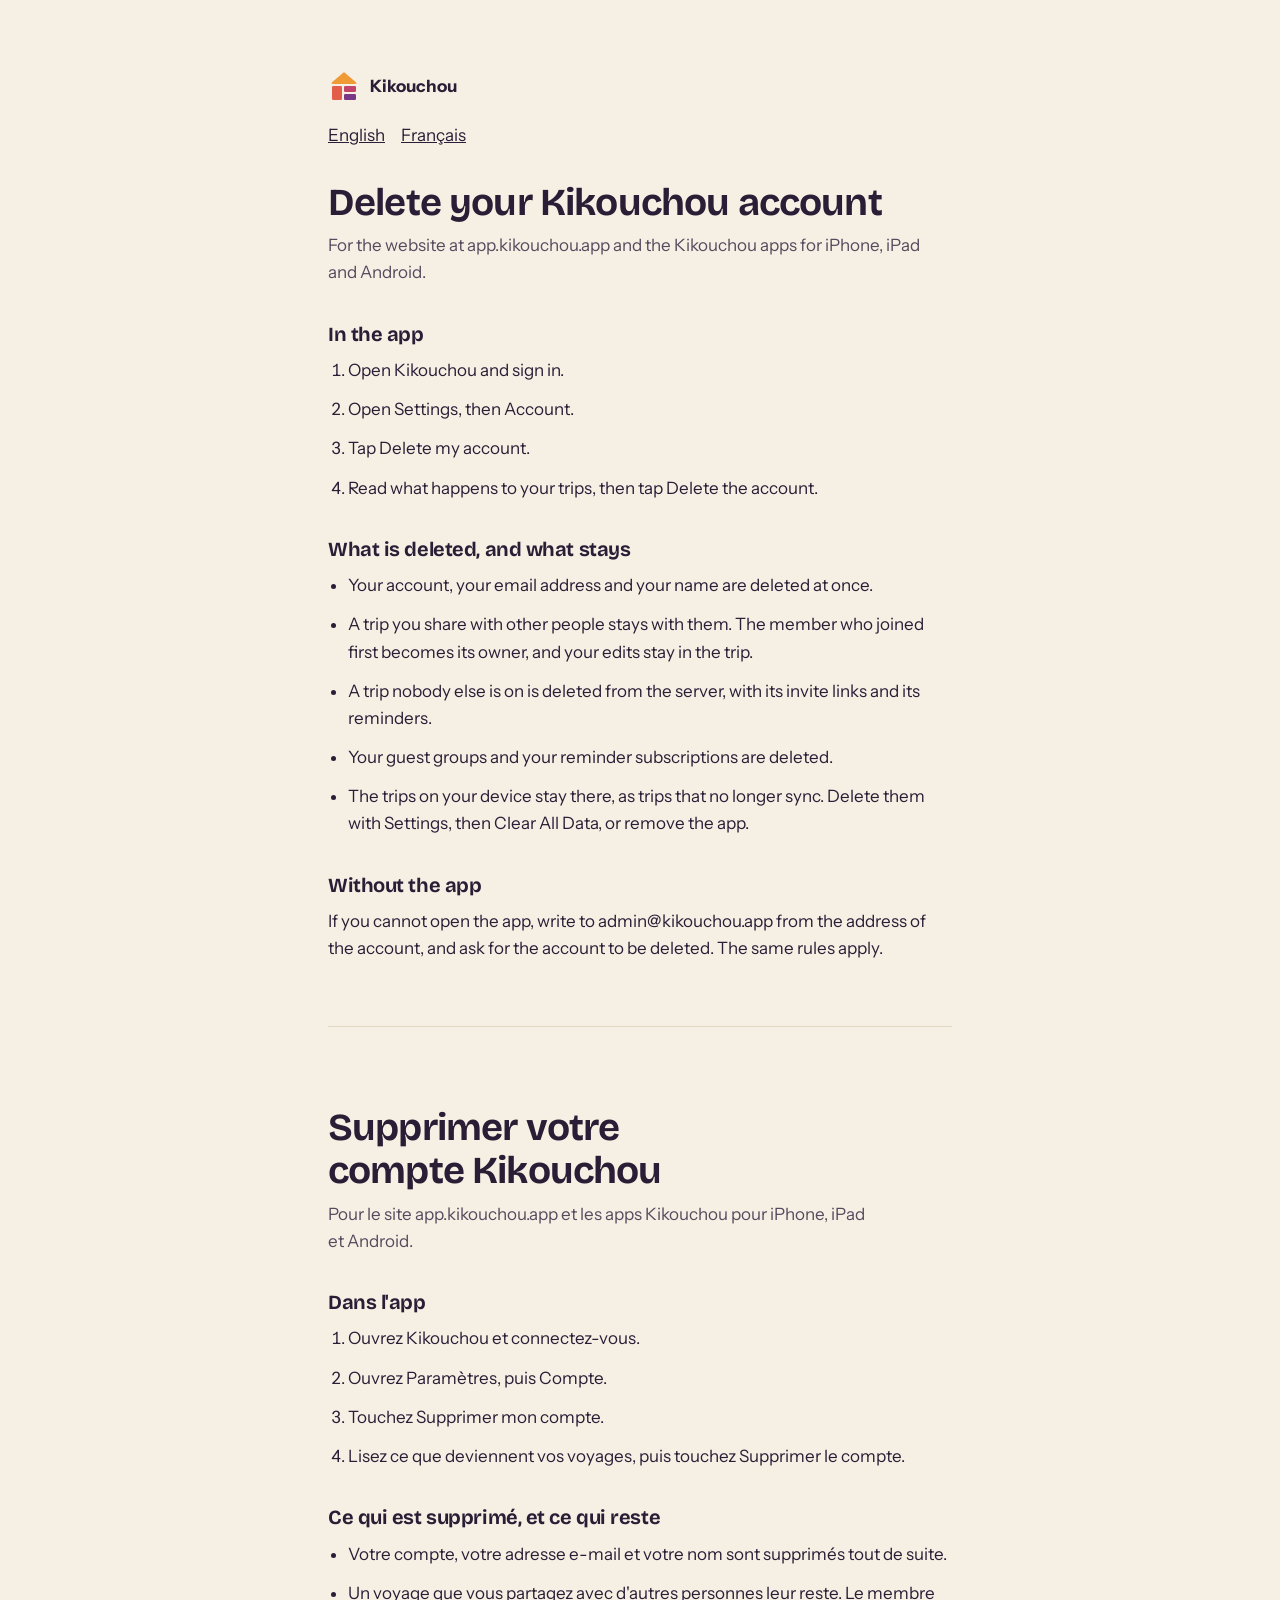
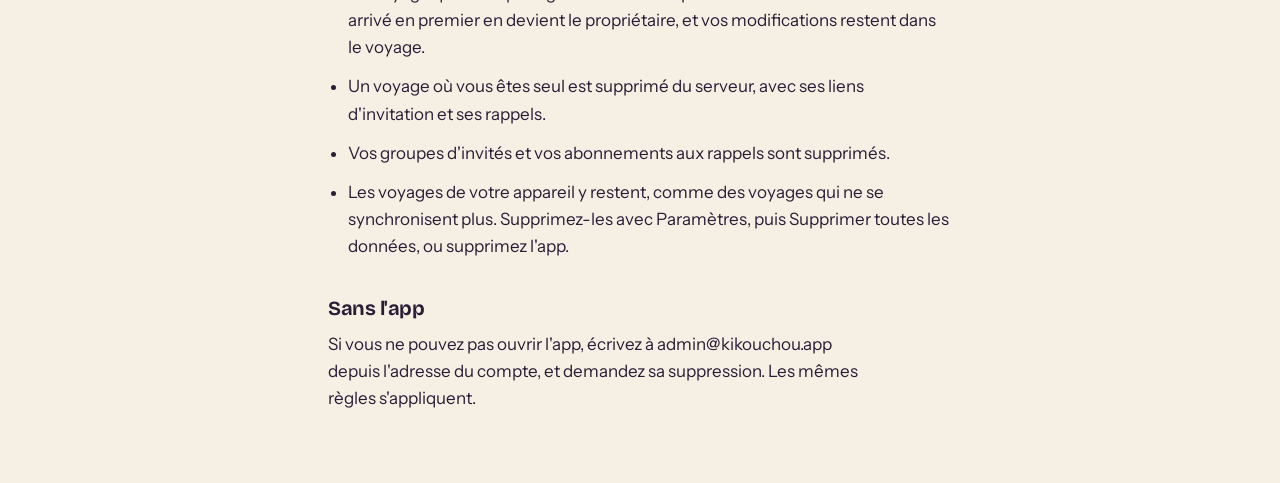
<file: delete-account.html>
<!doctype html>
<html lang="en" data-theme="light">
<head>
<meta charset="utf-8">
<meta name="viewport" content="width=device-width, initial-scale=1">
<title>Delete your account · Kikouchou</title>
<meta name="description" content="How to delete your Kikouchou account, and what happens to your trips.">
<link rel="canonical" href="https://www.kikouchou.app/delete-account.html">
<meta name="theme-color" content="#0F172A" media="(prefers-color-scheme: dark)">
<meta name="theme-color" content="#F6F0E4" media="(prefers-color-scheme: light)">
<meta name="color-scheme" content="light dark">
<link rel="icon" href="/assets/img/favicon.ico" sizes="48x48">
<link rel="icon" href="/assets/img/favicon.svg" type="image/svg+xml">
<link rel="apple-touch-icon" href="/assets/img/apple-touch-icon.png">
<link rel="preload" href="/assets/fonts/instrument-sans.woff2" as="font" type="font/woff2" crossorigin>
<link rel="preload" href="/assets/fonts/bricolage-grotesque.woff2" as="font" type="font/woff2" crossorigin>
<link rel="stylesheet" href="/assets/styles.css">
<script>
  (function () {
    try {
      var t = localStorage.getItem('kkc-theme');
      if (t !== 'light' && t !== 'dark') {
        t = matchMedia('(prefers-color-scheme: dark)').matches ? 'dark' : 'light';
      }
      document.documentElement.dataset.theme = t;
    } catch (e) {}
  })();
</script>
<!-- No analytics and no ad tag on this page: a person reading how their data
     is handled is not a visitor to measure. Both languages are on the page,
     so it needs no script to translate. -->
<style>
  .legal { max-width: 44rem; margin-inline: auto; padding: clamp(2.5rem, 2rem + 3vw, 5rem) var(--gutter); }
  .legal__brand { display: inline-flex; align-items: center; gap: .6rem; font-weight: 700; color: var(--text); text-decoration: none; }
  .legal__langs { margin-top: 1.5rem; display: flex; gap: 1rem; }
  .legal h1 { font-size: var(--step-3); margin-top: 2rem; }
  .legal h2 { font-size: var(--step-1); margin-top: 2.25rem; }
  .legal p, .legal li { margin-top: .75rem; color: var(--text); line-height: 1.6; }
  .legal ul, .legal ol { padding-left: 1.25rem; }
  .legal ul { list-style: disc; }
  .legal ol { list-style: decimal; }
  .legal .legal__meta { color: var(--text-muted); margin-top: .5rem; }
  .legal section + section { margin-top: 4rem; padding-top: 3rem; border-top: 1px solid var(--border); }
</style>
</head>
<body>
<main class="legal">
  <a class="legal__brand" href="/">
    <svg class="kk-mark" viewBox="0 0 64 64" width="32" height="32" aria-hidden="true" focusable="false"><path class="kk-roof" d="M10.76 28Q4 28 9.13 23.6L30.37 5.39Q32 4 33.63 5.39L54.87 23.6Q60 28 53.24 28L10.76 28Z"/><rect class="kk-tall" x="8" y="32" width="20" height="28" rx="2.5"/><rect class="kk-top" x="32" y="32" width="24" height="12" rx="2.5"/><rect class="kk-bottom" x="32" y="48" width="24" height="12" rx="2.5"/></svg>
    <span>Kikouchou</span>
  </a>
  <p class="legal__langs"><a href="#en" hreflang="en">English</a><a href="#fr" hreflang="fr" lang="fr">Français</a></p>
  <section id="en" lang="en">
    <h1>Delete your Kikouchou account</h1>
    <p class="legal__meta">For the website at app.kikouchou.app and the Kikouchou apps for iPhone, iPad and Android.</p>

    <h2>In the app</h2>
    <ol>
      <li>Open Kikouchou and sign in.</li>
      <li>Open Settings, then Account.</li>
      <li>Tap Delete my account.</li>
      <li>Read what happens to your trips, then tap Delete the account.</li>
    </ol>

    <h2>What is deleted, and what stays</h2>
    <ul>
      <li>Your account, your email address and your name are deleted at once.</li>
      <li>A trip you share with other people stays with them. The member who joined first becomes its owner, and your edits stay in the trip.</li>
      <li>A trip nobody else is on is deleted from the server, with its invite links and its reminders.</li>
      <li>Your guest groups and your reminder subscriptions are deleted.</li>
      <li>The trips on your device stay there, as trips that no longer sync. Delete them with Settings, then Clear All Data, or remove the app.</li>
    </ul>

    <h2>Without the app</h2>
    <p>If you cannot open the app, write to admin@kikouchou.app from the address of the account, and ask for the account to be deleted. The same rules apply.</p>
  </section>
  <section id="fr" lang="fr">
    <h1>Supprimer votre compte Kikouchou</h1>
    <p class="legal__meta">Pour le site app.kikouchou.app et les apps Kikouchou pour iPhone, iPad et Android.</p>

    <h2>Dans l'app</h2>
    <ol>
      <li>Ouvrez Kikouchou et connectez-vous.</li>
      <li>Ouvrez Paramètres, puis Compte.</li>
      <li>Touchez Supprimer mon compte.</li>
      <li>Lisez ce que deviennent vos voyages, puis touchez Supprimer le compte.</li>
    </ol>

    <h2>Ce qui est supprimé, et ce qui reste</h2>
    <ul>
      <li>Votre compte, votre adresse e-mail et votre nom sont supprimés tout de suite.</li>
      <li>Un voyage que vous partagez avec d'autres personnes leur reste. Le membre arrivé en premier en devient le propriétaire, et vos modifications restent dans le voyage.</li>
      <li>Un voyage où vous êtes seul est supprimé du serveur, avec ses liens d'invitation et ses rappels.</li>
      <li>Vos groupes d'invités et vos abonnements aux rappels sont supprimés.</li>
      <li>Les voyages de votre appareil y restent, comme des voyages qui ne se synchronisent plus. Supprimez-les avec Paramètres, puis Supprimer toutes les données, ou supprimez l'app.</li>
    </ul>

    <h2>Sans l'app</h2>
    <p>Si vous ne pouvez pas ouvrir l'app, écrivez à admin@kikouchou.app depuis l'adresse du compte, et demandez sa suppression. Les mêmes règles s'appliquent.</p>
  </section>
</main>
</body>
</html>
</file>
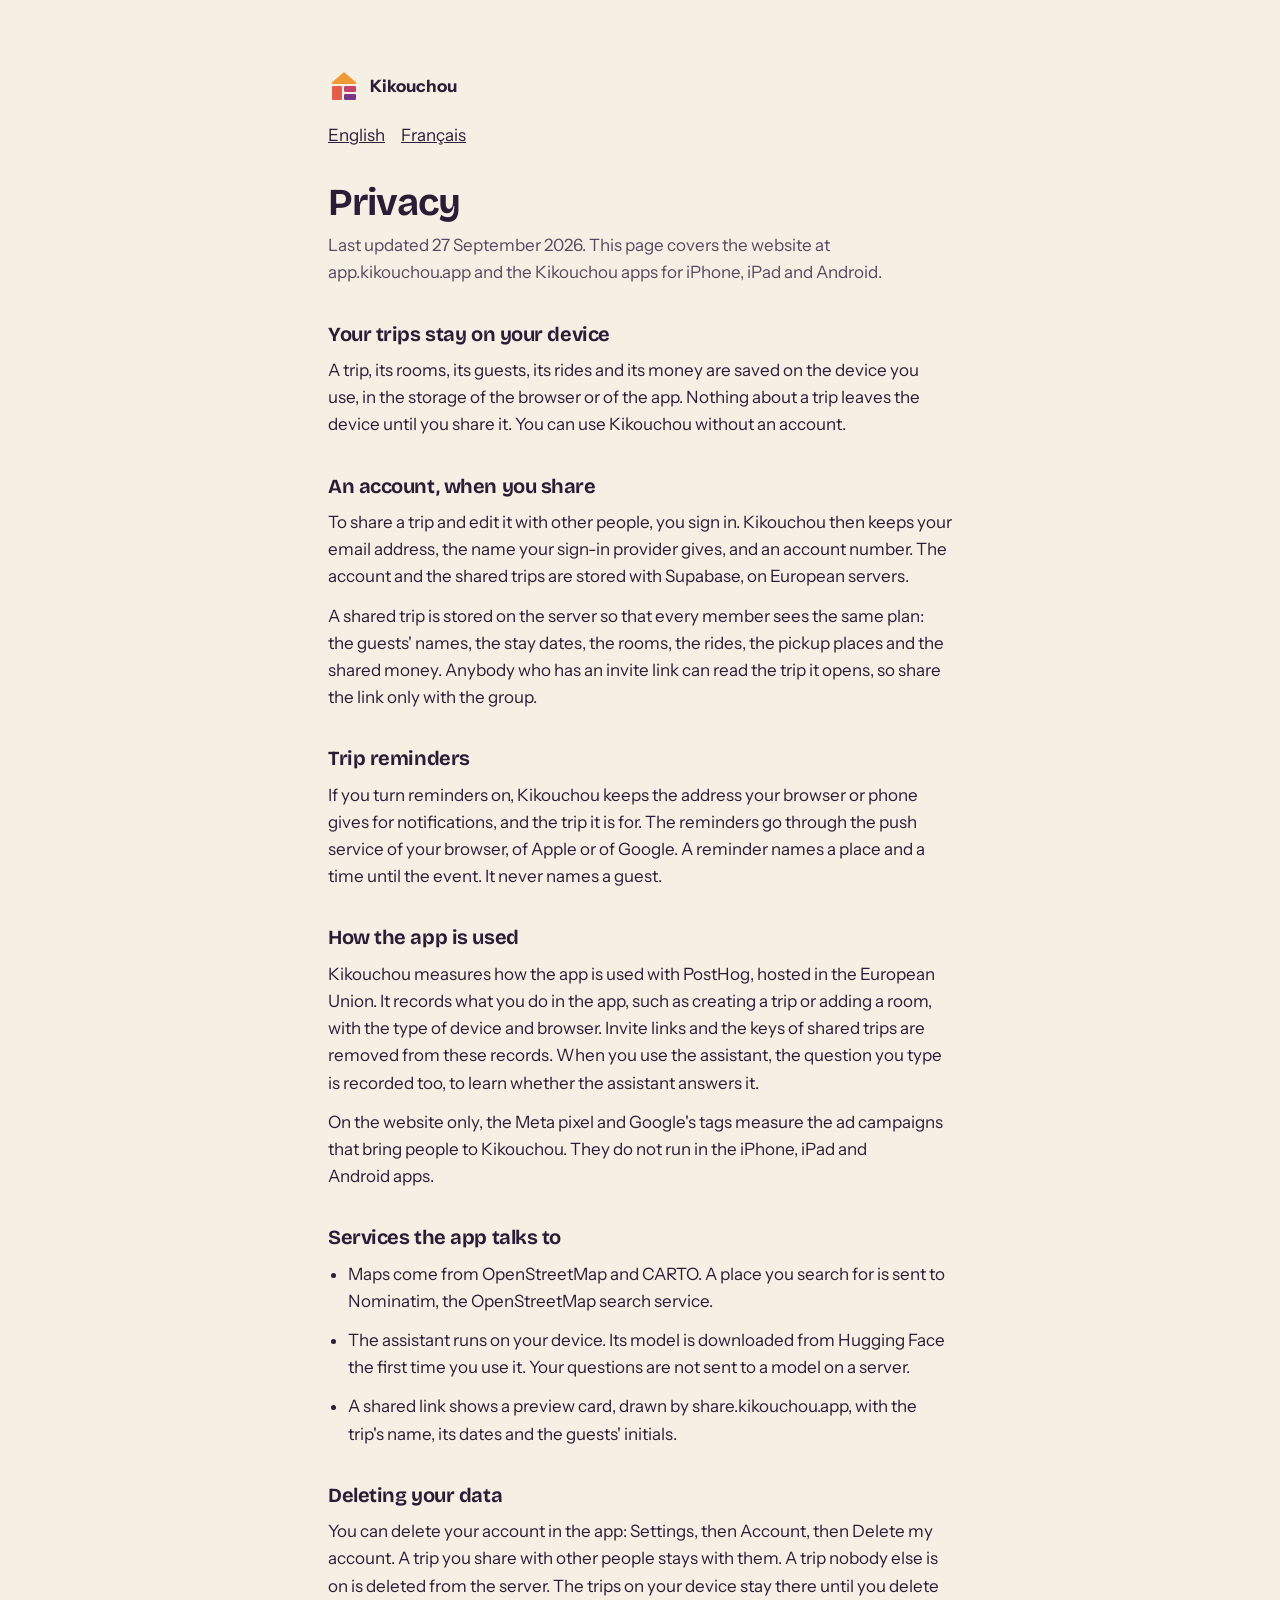
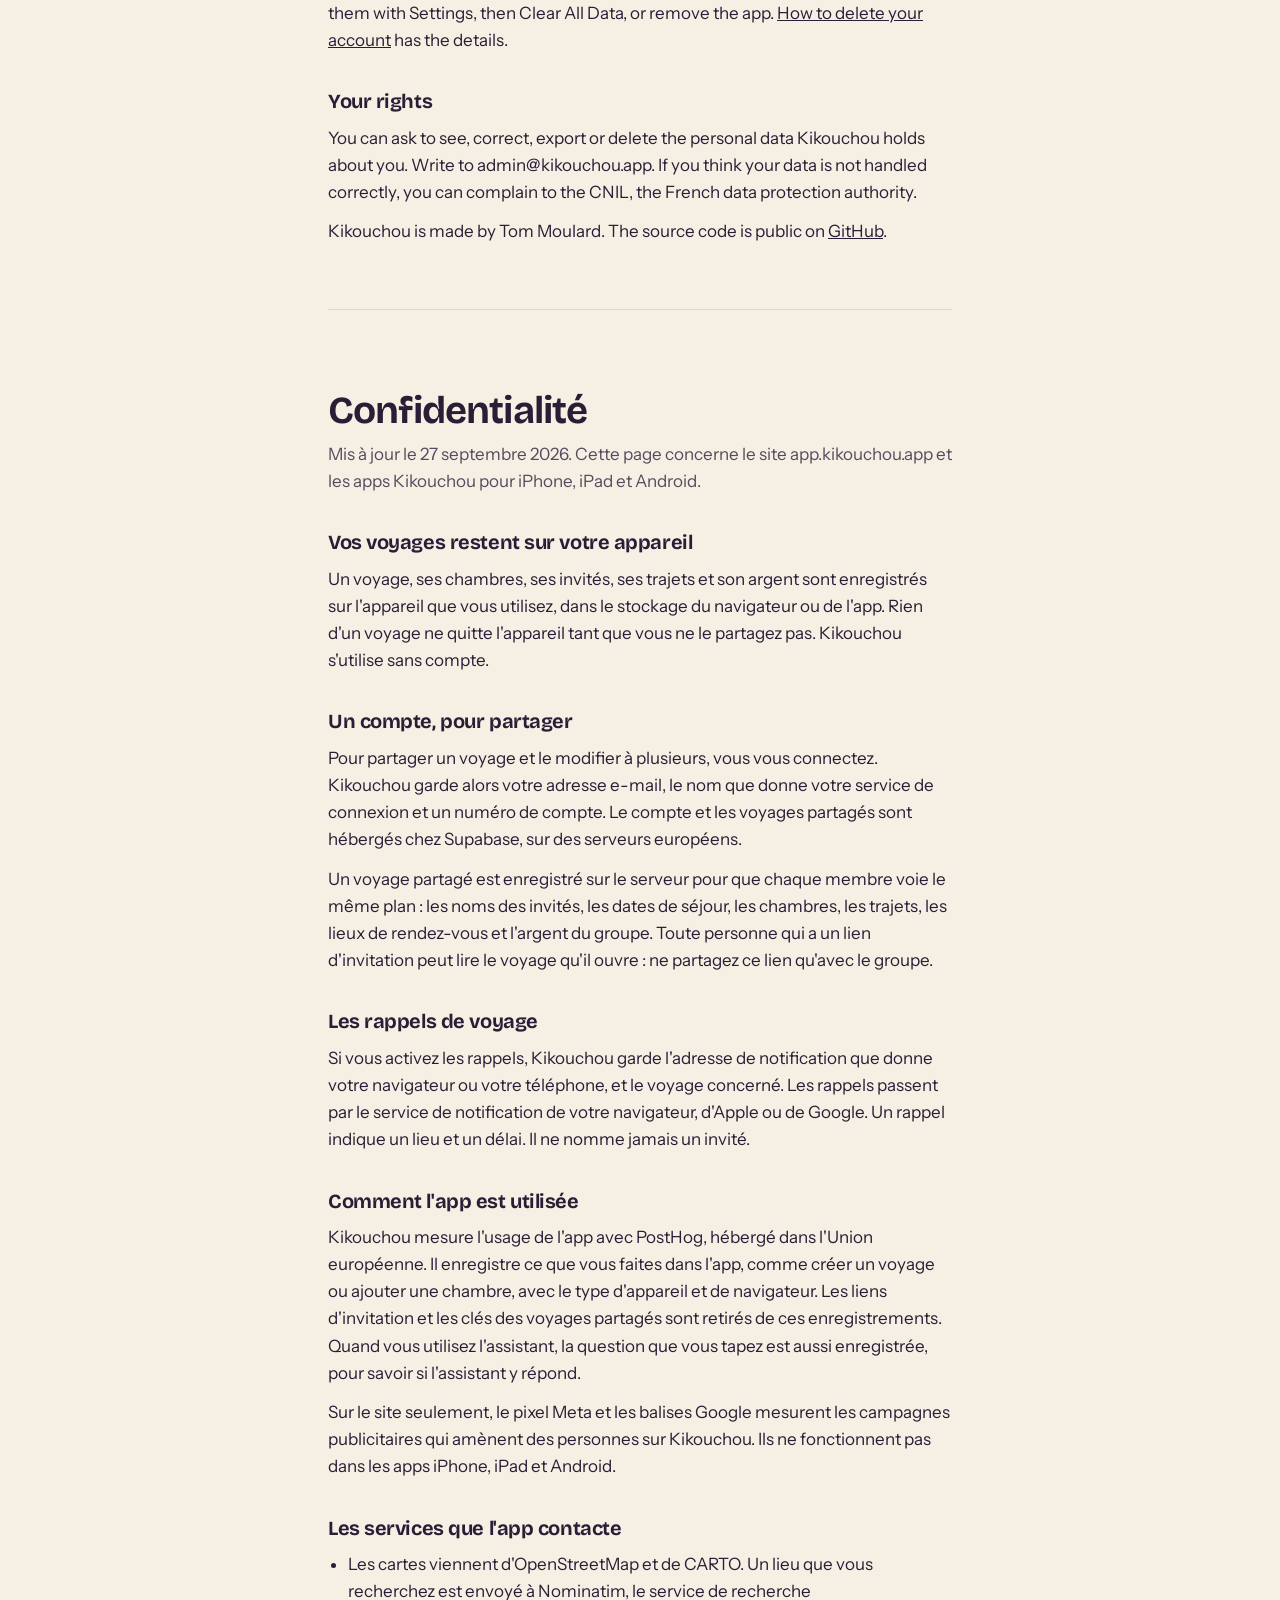
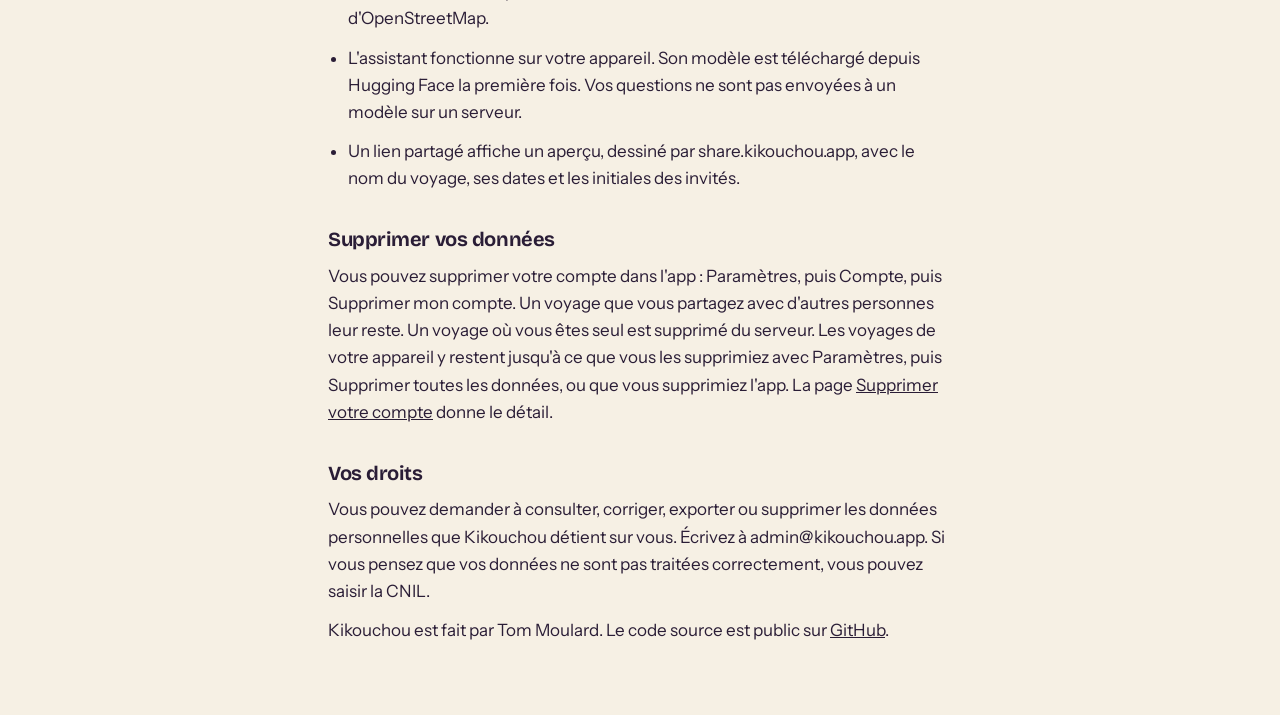
<file: privacy.html>
<!doctype html>
<html lang="en" data-theme="light">
<head>
<meta charset="utf-8">
<meta name="viewport" content="width=device-width, initial-scale=1">
<title>Privacy · Kikouchou</title>
<meta name="description" content="How Kikouchou handles your data: trips stay on your device, and an account only when you share.">
<link rel="canonical" href="https://www.kikouchou.app/privacy.html">
<meta name="theme-color" content="#0F172A" media="(prefers-color-scheme: dark)">
<meta name="theme-color" content="#F6F0E4" media="(prefers-color-scheme: light)">
<meta name="color-scheme" content="light dark">
<link rel="icon" href="/assets/img/favicon.ico" sizes="48x48">
<link rel="icon" href="/assets/img/favicon.svg" type="image/svg+xml">
<link rel="apple-touch-icon" href="/assets/img/apple-touch-icon.png">
<link rel="preload" href="/assets/fonts/instrument-sans.woff2" as="font" type="font/woff2" crossorigin>
<link rel="preload" href="/assets/fonts/bricolage-grotesque.woff2" as="font" type="font/woff2" crossorigin>
<link rel="stylesheet" href="/assets/styles.css">
<script>
  (function () {
    try {
      var t = localStorage.getItem('kkc-theme');
      if (t !== 'light' && t !== 'dark') {
        t = matchMedia('(prefers-color-scheme: dark)').matches ? 'dark' : 'light';
      }
      document.documentElement.dataset.theme = t;
    } catch (e) {}
  })();
</script>
<!-- No analytics and no ad tag on this page: a person reading how their data
     is handled is not a visitor to measure. Both languages are on the page,
     so it needs no script to translate. -->
<style>
  .legal { max-width: 44rem; margin-inline: auto; padding: clamp(2.5rem, 2rem + 3vw, 5rem) var(--gutter); }
  .legal__brand { display: inline-flex; align-items: center; gap: .6rem; font-weight: 700; color: var(--text); text-decoration: none; }
  .legal__langs { margin-top: 1.5rem; display: flex; gap: 1rem; }
  .legal h1 { font-size: var(--step-3); margin-top: 2rem; }
  .legal h2 { font-size: var(--step-1); margin-top: 2.25rem; }
  .legal p, .legal li { margin-top: .75rem; color: var(--text); line-height: 1.6; }
  .legal ul, .legal ol { padding-left: 1.25rem; }
  .legal ul { list-style: disc; }
  .legal ol { list-style: decimal; }
  .legal .legal__meta { color: var(--text-muted); margin-top: .5rem; }
  .legal section + section { margin-top: 4rem; padding-top: 3rem; border-top: 1px solid var(--border); }
</style>
</head>
<body>
<main class="legal">
  <a class="legal__brand" href="/">
    <svg class="kk-mark" viewBox="0 0 64 64" width="32" height="32" aria-hidden="true" focusable="false"><path class="kk-roof" d="M10.76 28Q4 28 9.13 23.6L30.37 5.39Q32 4 33.63 5.39L54.87 23.6Q60 28 53.24 28L10.76 28Z"/><rect class="kk-tall" x="8" y="32" width="20" height="28" rx="2.5"/><rect class="kk-top" x="32" y="32" width="24" height="12" rx="2.5"/><rect class="kk-bottom" x="32" y="48" width="24" height="12" rx="2.5"/></svg>
    <span>Kikouchou</span>
  </a>
  <p class="legal__langs"><a href="#en" hreflang="en">English</a><a href="#fr" hreflang="fr" lang="fr">Français</a></p>
  <section id="en" lang="en">
    <h1>Privacy</h1>
    <p class="legal__meta">Last updated 27 September 2026. This page covers the website at app.kikouchou.app and the Kikouchou apps for iPhone, iPad and Android.</p>

    <h2>Your trips stay on your device</h2>
    <p>A trip, its rooms, its guests, its rides and its money are saved on the device you use, in the storage of the browser or of the app. Nothing about a trip leaves the device until you share it. You can use Kikouchou without an account.</p>

    <h2>An account, when you share</h2>
    <p>To share a trip and edit it with other people, you sign in. Kikouchou then keeps your email address, the name your sign-in provider gives, and an account number. The account and the shared trips are stored with Supabase, on European servers.</p>
    <p>A shared trip is stored on the server so that every member sees the same plan: the guests' names, the stay dates, the rooms, the rides, the pickup places and the shared money. Anybody who has an invite link can read the trip it opens, so share the link only with the group.</p>

    <h2>Trip reminders</h2>
    <p>If you turn reminders on, Kikouchou keeps the address your browser or phone gives for notifications, and the trip it is for. The reminders go through the push service of your browser, of Apple or of Google. A reminder names a place and a time until the event. It never names a guest.</p>

    <h2>How the app is used</h2>
    <p>Kikouchou measures how the app is used with PostHog, hosted in the European Union. It records what you do in the app, such as creating a trip or adding a room, with the type of device and browser. Invite links and the keys of shared trips are removed from these records. When you use the assistant, the question you type is recorded too, to learn whether the assistant answers it.</p>
    <p>On the website only, the Meta pixel and Google's tags measure the ad campaigns that bring people to Kikouchou. They do not run in the iPhone, iPad and Android apps.</p>

    <h2>Services the app talks to</h2>
    <ul>
      <li>Maps come from OpenStreetMap and CARTO. A place you search for is sent to Nominatim, the OpenStreetMap search service.</li>
      <li>The assistant runs on your device. Its model is downloaded from Hugging Face the first time you use it. Your questions are not sent to a model on a server.</li>
      <li>A shared link shows a preview card, drawn by share.kikouchou.app, with the trip's name, its dates and the guests' initials.</li>
    </ul>

    <h2>Deleting your data</h2>
    <p>You can delete your account in the app: Settings, then Account, then Delete my account. A trip you share with other people stays with them. A trip nobody else is on is deleted from the server. The trips on your device stay there until you delete them with Settings, then Clear All Data, or remove the app. <a href="/delete-account.html">How to delete your account</a> has the details.</p>

    <h2>Your rights</h2>
    <p>You can ask to see, correct, export or delete the personal data Kikouchou holds about you. Write to admin@kikouchou.app. If you think your data is not handled correctly, you can complain to the CNIL, the French data protection authority.</p>
    <p>Kikouchou is made by Tom Moulard. The source code is public on <a href="https://github.com/tomMoulard/kikouchou" rel="noopener">GitHub</a>.</p>
  </section>
  <section id="fr" lang="fr">
    <h1>Confidentialité</h1>
    <p class="legal__meta">Mis à jour le 27 septembre 2026. Cette page concerne le site app.kikouchou.app et les apps Kikouchou pour iPhone, iPad et Android.</p>

    <h2>Vos voyages restent sur votre appareil</h2>
    <p>Un voyage, ses chambres, ses invités, ses trajets et son argent sont enregistrés sur l'appareil que vous utilisez, dans le stockage du navigateur ou de l'app. Rien d'un voyage ne quitte l'appareil tant que vous ne le partagez pas. Kikouchou s'utilise sans compte.</p>

    <h2>Un compte, pour partager</h2>
    <p>Pour partager un voyage et le modifier à plusieurs, vous vous connectez. Kikouchou garde alors votre adresse e-mail, le nom que donne votre service de connexion et un numéro de compte. Le compte et les voyages partagés sont hébergés chez Supabase, sur des serveurs européens.</p>
    <p>Un voyage partagé est enregistré sur le serveur pour que chaque membre voie le même plan : les noms des invités, les dates de séjour, les chambres, les trajets, les lieux de rendez-vous et l'argent du groupe. Toute personne qui a un lien d'invitation peut lire le voyage qu'il ouvre : ne partagez ce lien qu'avec le groupe.</p>

    <h2>Les rappels de voyage</h2>
    <p>Si vous activez les rappels, Kikouchou garde l'adresse de notification que donne votre navigateur ou votre téléphone, et le voyage concerné. Les rappels passent par le service de notification de votre navigateur, d'Apple ou de Google. Un rappel indique un lieu et un délai. Il ne nomme jamais un invité.</p>

    <h2>Comment l'app est utilisée</h2>
    <p>Kikouchou mesure l'usage de l'app avec PostHog, hébergé dans l'Union européenne. Il enregistre ce que vous faites dans l'app, comme créer un voyage ou ajouter une chambre, avec le type d'appareil et de navigateur. Les liens d'invitation et les clés des voyages partagés sont retirés de ces enregistrements. Quand vous utilisez l'assistant, la question que vous tapez est aussi enregistrée, pour savoir si l'assistant y répond.</p>
    <p>Sur le site seulement, le pixel Meta et les balises Google mesurent les campagnes publicitaires qui amènent des personnes sur Kikouchou. Ils ne fonctionnent pas dans les apps iPhone, iPad et Android.</p>

    <h2>Les services que l'app contacte</h2>
    <ul>
      <li>Les cartes viennent d'OpenStreetMap et de CARTO. Un lieu que vous recherchez est envoyé à Nominatim, le service de recherche d'OpenStreetMap.</li>
      <li>L'assistant fonctionne sur votre appareil. Son modèle est téléchargé depuis Hugging Face la première fois. Vos questions ne sont pas envoyées à un modèle sur un serveur.</li>
      <li>Un lien partagé affiche un aperçu, dessiné par share.kikouchou.app, avec le nom du voyage, ses dates et les initiales des invités.</li>
    </ul>

    <h2>Supprimer vos données</h2>
    <p>Vous pouvez supprimer votre compte dans l'app : Paramètres, puis Compte, puis Supprimer mon compte. Un voyage que vous partagez avec d'autres personnes leur reste. Un voyage où vous êtes seul est supprimé du serveur. Les voyages de votre appareil y restent jusqu'à ce que vous les supprimiez avec Paramètres, puis Supprimer toutes les données, ou que vous supprimiez l'app. La page <a href="/delete-account.html#fr">Supprimer votre compte</a> donne le détail.</p>

    <h2>Vos droits</h2>
    <p>Vous pouvez demander à consulter, corriger, exporter ou supprimer les données personnelles que Kikouchou détient sur vous. Écrivez à admin@kikouchou.app. Si vous pensez que vos données ne sont pas traitées correctement, vous pouvez saisir la CNIL.</p>
    <p>Kikouchou est fait par Tom Moulard. Le code source est public sur <a href="https://github.com/tomMoulard/kikouchou" rel="noopener">GitHub</a>.</p>
  </section>
</main>
</body>
</html>
</file>
<file: assets/styles.css>
/* ==========================================================================
   Kikouchou landing page
   Colours follow the Kikouchou brand kit, "Soleil couchant": the four rooms of
   the logo (Soleil, Corail, Framboise, Prune), Encre ink on Creme paper, and
   Nuit for the dark theme. Each hue has a light value for light backgrounds
   and a brighter one for dark backgrounds.
   ========================================================================== */

/* --- Fonts -------------------------------------------------------------- */
/* Self-hosted, Latin subset (it holds the French accents, œ and €). Bricolage
   Grotesque sets the headings, Instrument Sans the running text. Both are
   variable fonts under the SIL Open Font License. */
@font-face {
  font-family: "Bricolage Grotesque";
  src: url("/assets/fonts/bricolage-grotesque.woff2") format("woff2");
  font-weight: 200 800;
  font-style: normal;
  font-display: swap;
}
@font-face {
  font-family: "Instrument Sans";
  src: url("/assets/fonts/instrument-sans.woff2") format("woff2");
  font-weight: 400 700;
  font-style: normal;
  font-display: swap;
}

/* Caveat writes the few notes in the margin, the way the organiser would
   scribble on a printed plan. It is decorative, so it is not preloaded. */
@font-face {
  font-family: "Caveat";
  src: url("/assets/fonts/caveat.woff2") format("woff2");
  font-weight: 500 700;
  font-style: normal;
  font-display: swap;
}

/* --- Tokens ------------------------------------------------------------- */
:root {
  color-scheme: light;

  /* Brand palette. The four hues are the rooms of the logo, in this order:
     roof, tall room, top-right room, bottom-right room. On Creme, only Prune
     and Encre are dark enough for body text. Soleil and Corail are for shapes
     and fills. */
  --kk-soleil: #f09a36;
  --kk-corail: #e25e4a;
  --kk-framboise: #c4436b;
  --kk-prune: #7a3786;
  --kk-encre: #2a1d36;
  --kk-creme: #f6f0e4;
  --kk-nuit: #0f172a;

  /* Guest colours, from the app's person palette. `--pN` is the neat hue, used
     for tints. `--pN-label` is the shade that actually carries a label, and it
     flips with the theme: deep hues under white text on a light card, bright
     hues under dark text on a dark one. One fixed palette cannot do both: a
     shade dark enough for white text disappears against a dark card, and a
     bright one fails under white text (#22c55e + white is only 2.3:1). */
  --p1: #ef4444;  --p1-label: #c62828;
  --p2: #3b82f6;  --p2-label: #1d4ed8;
  --p3: #22c55e;  --p3-label: #15803d;
  --p4: #f97316;  --p4-label: #b45309;
  --p5: #8b5cf6;  --p5-label: #6d28d9;
  --p6: #ec4899;  --p6-label: #be185d;
  --label-fg: #ffffff;

  /* Paper and ink. The page is the plan the group pins to the fridge, not a
     dashboard: a Creme sheet, Encre ink, and the guest colours as the felt
     pens. */
  --paper: var(--kk-creme);
  --ink: var(--kk-encre);
  --marker: rgba(240, 154, 54, .42);   /* Soleil highlighter swipe behind a word */
  --note: #fbe3bd;                      /* the organiser's sticky note */
  --note-fg: #3d2a14;
  --tape: rgba(196, 67, 107, .24);      /* Framboise tape */

  --bg: var(--paper);
  --bg-sunken: #efe6d4;
  --surface: #fffcf5;
  --surface-2: #f4ede0;
  --border: #e3d7c2;
  --border-strong: #cdbd9f;
  --text: var(--ink);
  --text-muted: #554a5e;
  --text-faint: #645a6b;
  --accent: var(--kk-prune);          /* Prune as text: 6.8:1 on paper */
  --accent-hover: #62296d;
  --accent-solid: var(--kk-prune);    /* Prune under white text: 7.7:1 */
  --accent-solid-hover: #62296d;
  --accent-edge: #4f1f59;             /* the pressed-down lip under a button */
  --accent-strong: #62296d;           /* Prune as text on a Prune tint */
  --accent-on: #ffffff;
  --accent-tint: rgba(122, 55, 134, .11);
  --warn-fg: #9a4a05;
  --warn-bg: rgba(249, 115, 22, .16);
  --danger-fg: #b42318;
  --ring: var(--kk-framboise);        /* 4.2:1 on paper */

  /* Paper lying on a table: a short contact shadow and a soft drop, both
     tinted brown rather than slate. */
  --shadow-sm: 0 1px 0 rgba(70, 48, 16, .08);
  --shadow-md: 0 1px 0 rgba(70, 48, 16, .08), 0 8px 18px -12px rgba(70, 48, 16, .35);
  --shadow-lg: 0 1px 0 rgba(70, 48, 16, .08), 0 18px 34px -18px rgba(70, 48, 16, .45);
  --shadow-xl: 0 2px 0 rgba(70, 48, 16, .07), 0 30px 50px -26px rgba(70, 48, 16, .55);

  --radius-sm: 6px;
  --radius: 10px;
  --radius-lg: 12px;
  --radius-xl: 18px;

  --step-0: clamp(1rem, .96rem + .2vw, 1.0625rem);
  --step-1: clamp(1.125rem, 1.06rem + .3vw, 1.25rem);
  --step-2: clamp(1.375rem, 1.25rem + .6vw, 1.75rem);
  --step-3: clamp(1.75rem, 1.5rem + 1.1vw, 2.5rem);
  --step-4: clamp(2.25rem, 1.7rem + 2.4vw, 3.75rem);

  --container: 1140px;
  --gutter: clamp(1.25rem, 1rem + 2vw, 2.5rem);
  --section-y: clamp(4.5rem, 3rem + 7vw, 8rem);

  --font: "Instrument Sans", -apple-system, BlinkMacSystemFont, "Segoe UI",
    Roboto, "Helvetica Neue", Arial, "Noto Sans", sans-serif;
  --font-display: "Bricolage Grotesque", var(--font);
  --font-hand: "Caveat", "Bradley Hand", "Segoe Print", cursive;
  --font-mono: ui-monospace, SFMono-Regular, "SF Mono", Menlo, Consolas, monospace;
}

:root[data-theme="dark"] {
  color-scheme: dark;
  /* The same house at night: Nuit paper, Creme ink, and the brighter values
     of the four brand hues. */
  --kk-soleil: #ffb85a;
  --kk-corail: #ff7c66;
  --kk-framboise: #f0628f;
  --kk-prune: #b46cd6;
  --paper: var(--kk-nuit);
  --ink: var(--kk-creme);
  --marker: rgba(240, 98, 143, .4);    /* Framboise: Soleil turns brown on Nuit */
  --note: #33283f;                      /* Encre, lifted off the Nuit paper */
  --note-fg: #fbe3bd;
  --tape: rgba(255, 184, 90, .3);
  --bg: var(--paper);
  --bg-sunken: #0b1222;
  --surface: #18223a;
  --surface-2: #1f2a44;
  --border: #2c3854;
  --border-strong: #3d4a68;
  --text: var(--ink);
  --text-muted: #c9c3cf;
  --text-faint: #a8a3b3;
  --accent: #c98ae3;                  /* Prune, one step lighter: 5.6:1 on every surface */
  --accent-hover: #d7a9ec;
  --accent-solid: var(--kk-prune);    /* Nuit text on Prune: 5.2:1 */
  --accent-solid-hover: #c98ae3;
  --accent-edge: #7a3786;
  --accent-strong: #d7a9ec;
  --accent-on: var(--kk-nuit);
  --accent-tint: rgba(180, 108, 214, .15);
  --warn-fg: #fdba74;
  --warn-bg: rgba(249, 115, 22, .18);
  --danger-fg: #fda29b;
  --p1-label: #f87171;
  --p2-label: #60a5fa;
  --p3-label: #4ade80;
  --p4-label: #fbbf24;
  --p5-label: #a78bfa;
  --p6-label: #f472b6;
  --label-fg: var(--kk-nuit);
  --ring: var(--kk-framboise);
  --shadow-sm: 0 1px 0 rgba(0, 0, 0, .4);
  --shadow-md: 0 1px 0 rgba(0, 0, 0, .4), 0 8px 18px -10px rgba(0, 0, 0, .6);
  --shadow-lg: 0 1px 0 rgba(0, 0, 0, .4), 0 18px 34px -16px rgba(0, 0, 0, .7);
  --shadow-xl: 0 2px 0 rgba(0, 0, 0, .4), 0 30px 50px -24px rgba(0, 0, 0, .8);
}

/* --- Reset -------------------------------------------------------------- */
*, *::before, *::after { box-sizing: border-box; }

html {
  -webkit-text-size-adjust: 100%;
  scroll-behavior: smooth;
  scroll-padding-top: 6rem;
}

body {
  margin: 0;
  font-family: var(--font);
  font-size: var(--step-0);
  line-height: 1.65;
  color: var(--text);
  background: var(--bg);
  -webkit-font-smoothing: antialiased;
  text-rendering: optimizeLegibility;
  overflow-x: hidden;
}

h1, h2, h3, h4 {
  margin: 0;
  font-family: var(--font-display);
  line-height: 1.12;
  letter-spacing: -.022em;
  font-weight: 680;
  text-wrap: balance;
}

p { margin: 0; text-wrap: pretty; }
ul, ol { margin: 0; padding: 0; list-style: none; }
img, svg { display: block; max-width: 100%; }
a { color: inherit; }

:where(a, button, summary, input, [tabindex]):focus-visible {
  outline: 2px solid var(--ring);
  outline-offset: 3px;
  border-radius: 6px;
}

@media (prefers-reduced-motion: reduce) {
  html { scroll-behavior: auto; }
  *, *::before, *::after {
    animation-duration: .001ms !important;
    animation-iteration-count: 1 !important;
    /* Delays must go too: the timeline bars use `animation-fill-mode: backwards`
       and would otherwise sit clipped and invisible for their whole delay. */
    animation-delay: 0s !important;
    transition-duration: .001ms !important;
    transition-delay: 0s !important;
  }
}

/* --- Primitives --------------------------------------------------------- */
.container {
  width: 100%;
  max-width: var(--container);
  margin-inline: auto;
  padding-inline: var(--gutter);
}

.section { padding-block: var(--section-y); }
.section--sunken { background: var(--bg-sunken); border-block: 1px solid var(--border); }

.skip-link {
  position: absolute;
  left: 50%;
  top: 0;
  translate: -50% -120%;
  z-index: 100;
  padding: .7rem 1.15rem;
  background: var(--accent-solid);
  color: var(--accent-on);
  font-weight: 620;
  border-radius: 0 0 var(--radius-sm) var(--radius-sm);
  transition: translate .18s ease;
}
.skip-link:focus { translate: -50% 0; }

/* Section labels are written by hand in the margin, in the ink of the guest
   who would say them, rather than set as letter-spaced capitals. */
.eyebrow {
  display: inline-block;
  font-family: var(--font-hand);
  font-size: 1.55rem;
  font-weight: 600;
  line-height: 1;
  color: var(--accent-strong);
  rotate: -1.5deg;
  transform-origin: left center;
}

.section-head { max-width: 46rem; margin-bottom: clamp(2.5rem, 2rem + 2vw, 4rem); }
.section-head > .eyebrow { margin-bottom: 1rem; }
.section-head h2 { font-size: var(--step-3); }
.section-head p:not(.eyebrow) {
  margin-top: 1.1rem;
  font-size: var(--step-1);
  color: var(--text-muted);
  max-width: 42rem;
}
.section-head--center { margin-inline: auto; text-align: center; }
.section-head--center > .eyebrow { transform-origin: center; }
.section-head--center p:not(.eyebrow) { margin-inline: auto; }

/* --- Buttons ------------------------------------------------------------ */
.btn {
  --btn-bg: var(--accent-solid);
  --btn-fg: var(--accent-on);
  display: inline-flex;
  align-items: center;
  justify-content: center;
  gap: .55rem;
  padding: .8rem 1.35rem;
  min-height: 2.95rem;
  border: 1px solid transparent;
  border-radius: var(--radius);
  background: var(--btn-bg);
  color: var(--btn-fg);
  font: inherit;
  font-weight: 620;
  text-decoration: none;
  cursor: pointer;
  white-space: nowrap;
  transition: background-color .18s ease, border-color .18s ease, transform .18s ease,
    box-shadow .18s ease, color .18s ease;
}
.btn:hover { background: var(--accent-solid-hover); transform: translateY(-1px); }
.btn:active { transform: translateY(1px); }
.btn svg { width: 1.15em; height: 1.15em; flex: none; }

.btn--primary { box-shadow: 0 3px 0 var(--accent-edge); }
.btn--primary:hover { box-shadow: 0 4px 0 var(--accent-edge); }
.btn--primary:active { box-shadow: 0 1px 0 var(--accent-edge); }
.btn--lg {
  padding: .95rem 1.7rem;
  min-height: 3.35rem;
  font-size: var(--step-1);
  /* The big CTAs carry a whole sentence ("Ouvrir l'app, c'est gratuit"), whose
     min-content width would otherwise widen the hero grid on a 320px screen. */
  white-space: normal;
  text-align: center;
}

.btn--ghost {
  --btn-bg: transparent;
  --btn-fg: var(--text);
  border-color: var(--border-strong);
  border-width: 1.5px;
}
.btn--ghost:hover {
  --btn-bg: var(--surface-2);
  border-color: var(--accent);
  color: var(--text);
}

.btn--quiet {
  --btn-bg: transparent;
  --btn-fg: var(--text-muted);
  padding: .5rem .75rem;
  min-height: 2.4rem;
  font-weight: 560;
}
.btn--quiet:hover { --btn-bg: var(--surface-2); --btn-fg: var(--text); transform: none; }

/* --- Header ------------------------------------------------------------- */
.header {
  position: sticky;
  top: 0;
  z-index: 50;
  background: var(--bg);
  border-bottom: 1px solid transparent;
  transition: border-color .2s ease, background-color .2s ease;
}
.header[data-stuck="true"] { border-bottom-color: var(--border); }
.header__inner {
  display: flex;
  align-items: center;
  gap: 1rem;
  min-height: 4.25rem;
  max-width: 1280px;
}

.brand {
  display: inline-flex;
  align-items: center;
  gap: .6rem;
  font-family: var(--font-display);
  font-weight: 750;
  letter-spacing: -.012em;             /* the wordmark's tracking */
  font-size: 1.15rem;
  text-decoration: none;
  margin-right: auto;
}
.brand .kk-mark { width: 2rem; height: 2rem; }

/* The logo mark. Inline, so that it follows the theme toggle and not only the
   system theme. Do not recolour single rooms outside the palette. */
.kk-mark { display: block; flex: none; }
.kk-mark .kk-roof { fill: var(--kk-soleil); }
.kk-mark .kk-tall { fill: var(--kk-corail); }
.kk-mark .kk-top { fill: var(--kk-framboise); }
.kk-mark .kk-bottom { fill: var(--kk-prune); }

.nav { display: flex; align-items: center; gap: .1rem; }
.nav a {
  padding: .45rem .6rem;
  border-radius: 8px;
  white-space: nowrap;
  font-size: .92rem;
  font-weight: 540;
  color: var(--text-muted);
  text-decoration: none;
  transition: color .16s ease, background-color .16s ease;
}
.nav a:hover { color: var(--text); background: var(--surface-2); }

.header__actions { display: flex; align-items: center; gap: .5rem; }

.icon-btn {
  display: inline-grid;
  place-items: center;
  width: 2.4rem;
  height: 2.4rem;
  border: 1px solid var(--border);
  border-radius: 999px;
  background: transparent;
  color: var(--text-muted);
  cursor: pointer;
  transition: color .16s ease, border-color .16s ease, background-color .16s ease;
}
.icon-btn:hover { color: var(--text); border-color: var(--border-strong); background: var(--surface-2); }
.icon-btn svg { width: 1.1rem; height: 1.1rem; }
.icon-btn .icon-sun { display: none; }
:root[data-theme="dark"] .icon-btn .icon-sun { display: block; }
:root[data-theme="dark"] .icon-btn .icon-moon { display: none; }

/* Language switcher */
.lang {
  display: inline-flex;
  padding: 2px;
  gap: 2px;
  border: 1px solid var(--border);
  border-radius: 999px;
}
.lang button {
  padding: .3rem .6rem;
  border: 0;
  border-radius: 999px;
  background: transparent;
  color: var(--text-faint);
  font: inherit;
  font-size: .8rem;
  font-weight: 640;
  letter-spacing: .02em;
  cursor: pointer;
  transition: color .16s ease, background-color .16s ease;
}
.lang button:hover { color: var(--text); }
.lang button[aria-pressed="true"] { background: var(--accent-tint); color: var(--accent-strong); }

/* Language + theme live inside the nav: on desktop they read as the tail of
   the nav bar, on a phone they drop into the menu sheet rather than pushing the
   header's CTA off the right edge. */
.nav__tools {
  display: flex;
  align-items: center;
  gap: .5rem;
  margin-left: .6rem;
}

.nav-toggle { display: none; }
.nav-toggle .icon-close { display: none; }
.nav-toggle[aria-expanded="true"] .icon-menu { display: none; }
.nav-toggle[aria-expanded="true"] .icon-close { display: block; }

@media (max-width: 1139px) {
  .nav {
    position: fixed;
    inset: 4.25rem 0 auto;
    flex-direction: column;
    align-items: stretch;
    gap: .1rem;
    padding: 1rem var(--gutter) 1.5rem;
    background: var(--bg);
    border-bottom: 1px solid var(--border);
    box-shadow: var(--shadow-lg);
    transform-origin: top;
    display: none;
    max-height: calc(100svh - 4.25rem);
    overflow-y: auto;
  }
  .nav[data-open="true"] { display: flex; animation: sheet .2s ease; }
  .nav a { padding: .8rem .5rem; font-size: 1.05rem; }
  .nav-toggle { display: inline-grid; }

  .nav__tools {
    margin: .75rem 0 0;
    padding-top: 1rem;
    border-top: 1px solid var(--border);
    justify-content: space-between;
  }

  /* A phone header only has room for the brand, one CTA and the menu button. */
  .header__actions .btn {
    padding: .6rem 1rem;
    min-height: 2.6rem;
    font-size: .92rem;
  }
}

@media (max-width: 460px) {
  .header__actions .btn svg { display: none; }
  .header__actions .btn { padding-inline: .9rem; }
  .brand span { font-size: 1rem; }
}
@keyframes sheet { from { opacity: 0; scale: 1 .96; } to { opacity: 1; scale: 1 1; } }

/* --- Hero --------------------------------------------------------------- */
.hero {
  position: relative;
  padding-block: clamp(3.5rem, 2.5rem + 5vw, 6.5rem) clamp(3rem, 2rem + 4vw, 5rem);
  overflow: hidden;
  isolation: isolate;
}
.hero__grid {
  display: grid;
  gap: clamp(2.5rem, 2rem + 3vw, 4.5rem);
  align-items: center;
}
.hero__grid > * { min-width: 0; }
@media (min-width: 1000px) {
  .hero__grid { grid-template-columns: minmax(0, 1.02fr) minmax(0, 1fr); }
}

.hero h1 {
  font-size: var(--step-4);
  font-weight: 700;
  letter-spacing: -.032em;
}
/* The organiser went over the part that matters with a highlighter. The swipe
   is a skewed band under the lower two thirds of the line, and it clones onto
   every line the phrase wraps to. */
.hero h1 em {
  font-style: normal;
  padding-inline: .08em;
  margin-inline: -.08em;
  background: linear-gradient(-1.5deg, transparent 38%, var(--marker) 38% 88%, transparent 88%);
  -webkit-box-decoration-break: clone;
  box-decoration-break: clone;
}
/* The question slot. Every question sits in the same grid cell, so the slot
   is as big as the longest one; only the one with `is-on` shows. */
.flap__slot { display: inline-grid; }
.flap__q { grid-area: 1 / 1; visibility: hidden; }
.flap__q.is-on { visibility: visible; }

/* While a question changes, assets/app.js cuts it into one `.flap__ch` per
   letter, like the letters of a split-flap board. The letter in flow sets the
   width and goes transparent; two copies of a letter drawn over it, clipped
   to its top and bottom halves, do the flipping. The top half falls forward
   over the middle of the line, then the next letter's bottom half swings
   down to meet it. Once every letter has landed, the question is plain text
   again. */
.flap__word { white-space: nowrap; }
.flap__ch {
  position: relative;
  display: inline-block;
  color: transparent;
  perspective: 2.5em;
}
.flap__half {
  position: absolute;
  inset: 0;
  color: var(--text);
  text-align: center;
  white-space: nowrap;
  backface-visibility: hidden;
}
.flap__half--top { clip-path: inset(-.3em -1em 50% -1em); }
.flap__half--bottom { clip-path: inset(50% -1em -.3em -1em); }
/* What the product is, in one plain sentence, for the reader the headline's
   question does not tell. */
.hero__what {
  margin-top: 1.3rem;
  font-size: var(--step-1);
  font-weight: 650;
  color: var(--text);
  max-width: 34rem;
}
.hero__lede {
  margin-top: .9rem;
  font-size: var(--step-1);
  color: var(--text-muted);
  max-width: 34rem;
}
.hero__cta { display: flex; flex-wrap: wrap; gap: .75rem; margin-top: 2rem; }
/* The `landing-hero-first-job` experiment link, under the two buttons. */
.hero__job { display: flex; margin-top: .75rem; }
.hero__job[hidden], .hero__job [hidden] { display: none; }

/* Two differently sized pills stacked on a phone read as a mistake; full-width
   buttons give the hero a clean left edge and a bigger tap target. */
@media (max-width: 560px) {
  .hero__cta,
  .cta__actions { flex-direction: column; align-items: stretch; }
  .hero__cta .btn,
  .hero__job .btn,
  .cta__actions .btn { width: 100%; }
}
.hero__note {
  margin-top: 1rem;
  font-size: .88rem;
  color: var(--text-faint);
}

.trust {
  display: grid;
  gap: .45rem;
  margin-top: 2.25rem;
  padding-top: 1.5rem;
  border-top: 1.5px dashed var(--border-strong);
}
.trust li {
  display: flex;
  align-items: center;
  gap: .45rem;
  font-size: .89rem;
  font-weight: 540;
  color: var(--text-muted);
}
.trust li::before {
  content: "";
  width: .6rem;
  height: .6rem;
  border-radius: 50%;
  flex: none;
  background: var(--p1-label);
}
.trust li:nth-child(2)::before { background: var(--p2-label); }
.trust li:nth-child(3)::before { background: var(--p3-label); }

/* --- Video sales letter -------------------------------------------------- */
/* The hero's pitch, drawn rather than filmed. Six scenes ride one 30-second
   clock: every animated node shares `--vsl-dur` and is placed in time by its
   own `animation-delay`, so nothing can drift out of step: neither the scenes
   against each other, nor the progress bar against the scenes.

   Keyframe windows are therefore written as a percentage of the whole 30s
   (1s = 3.333%) and every one of them holds its end state through 100%: the
   clock does not restart between scenes, so a keyframe that returns to its
   start state would replay backwards on screen. */
.vsl {
  --vsl-dur: 30s;
  margin: 0;
}
.vsl__stage {
  display: block;
  width: 100%;
  height: auto;
  font-family: inherit;
}

/* Every animated node runs the same clock, forever, hidden until its delay. */
.vsl__scene,
.vsl__rise,
.vsl__pop,
.vsl__fly,
.vsl__grow {
  animation-duration: var(--vsl-dur);
  animation-iteration-count: infinite;
  animation-fill-mode: backwards;
  animation-timing-function: cubic-bezier(.22, .68, .3, 1);
}
.vsl__scene { animation-name: vsl-scene; animation-timing-function: ease; }
.vsl__rise  { animation-name: vsl-rise; }
.vsl__pop   { animation-name: vsl-pop; }
.vsl__fly   { animation-name: vsl-fly; }
.vsl__grow  { animation-name: vsl-grow; transform-origin: left center; }

/* SVG transforms need a box to resolve `transform-origin` against; without
   this they rotate and scale around the origin of the whole viewBox. */
.vsl__rise, .vsl__pop, .vsl__fly, .vsl__grow { transform-box: fill-box; }
.vsl__rise, .vsl__pop, .vsl__fly { transform-origin: center; }

@keyframes vsl-scene {
  0%    { opacity: 0; }
  1.7%  { opacity: 1; }
  15%   { opacity: 1; }
  16.6% { opacity: 0; }
  100%  { opacity: 0; }
}
@keyframes vsl-rise {
  0%   { opacity: 0; transform: translateY(10px); }
  2.5% { opacity: 1; transform: translateY(0); }
  100% { opacity: 1; transform: translateY(0); }
}
@keyframes vsl-pop {
  0%   { opacity: 0; transform: scale(.82); }
  1.6% { opacity: 1; transform: scale(1.06); }
  2.6% { opacity: 1; transform: scale(1); }
  100% { opacity: 1; transform: scale(1); }
}
@keyframes vsl-fly {
  0%   { opacity: 0; transform: translate(22px, 10px); }
  2.2% { opacity: 1; transform: translate(0, 0); }
  100% { opacity: 1; transform: translate(0, 0); }
}
@keyframes vsl-grow {
  0%   { transform: scaleX(0); }
  3%   { transform: scaleX(1); }
  100% { transform: scaleX(1); }
}

/* Type scale, in viewBox units: the SVG is ~0.8 of its 640 units on a desktop
   hero, so 29 units reads as roughly 23px. */
.vsl__eyebrow {
  font-size: 16px;
  font-weight: 700;
  letter-spacing: .08em;
  text-transform: uppercase;
  fill: var(--accent);
}
.vsl__h {
  font-size: 29px;
  font-weight: 700;
  letter-spacing: -.02em;
  fill: var(--text);
}
.vsl__h--sm { font-size: 25px; }
.vsl__sub { font-size: 18.5px; fill: var(--text-muted); }
.vsl__msg { font-size: 17.5px; fill: var(--text); }
.vsl__meta { font-size: 15px; fill: var(--text-faint); }
.vsl__day {
  font-size: 13.5px;
  font-weight: 640;
  letter-spacing: .04em;
  text-transform: uppercase;
  fill: var(--text-faint);
}
.vsl__tl-title { font-size: 12.5px; }
.vsl__row-name { font-size: 15.5px; font-weight: 600; fill: var(--text); }
.vsl__bar-label { font-size: 13.5px; font-weight: 600; fill: var(--label-fg); }
.vsl__card-title { font-size: 16.5px; font-weight: 600; fill: var(--text); }
.vsl__card-meta { font-size: 15px; fill: var(--text-muted); }
.vsl__initial { font-size: 20px; font-weight: 700; fill: var(--label-fg); }
.vsl__link-text { font-size: 18px; font-weight: 600; fill: var(--text); }
.vsl__ask-mark { font-size: 22px; font-weight: 700; fill: var(--text-faint); }

/* Surfaces */
.vsl__bubble,
.vsl__card,
.vsl__link {
  fill: var(--surface);
  stroke: var(--border);
  stroke-width: 1;
}
.vsl__bubble { fill: var(--surface-2); }
.vsl__link { fill: var(--accent-tint); stroke: var(--accent); }
.vsl__cell { fill: var(--surface-2); }
.vsl__ask { fill: var(--surface-2); stroke: var(--border); stroke-width: 1; }
.vsl__icon { color: var(--accent); }
.vsl__check { color: var(--accent-on); }

.vsl__chip { fill: var(--surface-2); stroke: var(--border); stroke-width: 1; }
.vsl__chip--warn { fill: var(--warn-bg); stroke: none; }
.vsl__chip-text { font-size: 16px; font-weight: 600; fill: var(--text); }
.vsl__chip-text--warn { fill: var(--warn-fg); }
.vsl__chip-text--sm { font-size: 13.5px; }
.vsl__chip--accent { fill: var(--accent-tint); stroke: none; }
.vsl__chip-text--accent { fill: var(--accent-strong); }

.vsl__cta { fill: var(--accent-solid); }
.vsl__cta-glow { fill: var(--accent); opacity: .25; animation: vsl-halo 2.4s ease-in-out infinite; }
.vsl__cta-text { font-size: 20px; font-weight: 650; fill: var(--accent-on); }
.vsl__cta-arrow { color: var(--accent-on); }
@keyframes vsl-halo {
  0%, 100% { opacity: .1; transform: scale(1); }
  50%      { opacity: .3; transform: scale(1.035); }
}
.vsl__cta-glow { transform-box: fill-box; transform-origin: center; }

.vsl__body { container-type: inline-size; }

@container (max-width: 400px) {
  /* A drawing cannot reflow. On a phone the stage is about half the width it
     has in the hero, so the day heads, the room names written inside the bars
     and the chips that sit beside a card's own line of text stop being
     readable, so they are dropped rather than shown as grey noise. The bars
     still say who is in the house and for how long. */
  .vsl__day, .vsl__bar-label, .vsl__chip-extra { display: none; }
}

/* Player chrome ---------------------------------------------------------- */
.vsl__controls {
  display: flex;
  align-items: center;
  gap: .65rem;
  margin-top: .85rem;
  padding-top: .75rem;
  border-top: 1px solid var(--border);
}
.vsl__play {
  display: inline-flex;
  align-items: center;
  justify-content: center;
  width: 2rem;
  height: 2rem;
  flex: none;
  border: 1px solid var(--border);
  border-radius: 50%;
  background: var(--surface-2);
  color: var(--text-muted);
  cursor: pointer;
}
.vsl__play:hover { color: var(--accent); border-color: var(--accent); }
.vsl__play-icon { width: .9rem; height: .9rem; }
.vsl__glyph-play { display: none; }
.vsl__label--play { display: none; }
.vsl.is-paused .vsl__label--play { display: block; }
.vsl.is-paused .vsl__label--pause { display: none; }
.vsl.is-paused .vsl__glyph-play { display: block; }
.vsl.is-paused .vsl__glyph-pause { display: none; }

.vsl__progress {
  position: relative;
  flex: 1;
  height: 4px;
  border-radius: 999px;
  background: var(--surface-2);
  overflow: hidden;
}
.vsl__progress-fill {
  position: absolute;
  inset: 0;
  border-radius: inherit;
  background: var(--accent);
  transform-origin: left center;
  animation: vsl-progress var(--vsl-dur) linear infinite;
}
.vsl__progress span {
  position: absolute;
  top: 0;
  width: 1px;
  height: 100%;
  background: var(--bg);
}
@keyframes vsl-progress {
  from { transform: scaleX(0); }
  to   { transform: scaleX(1); }
}
.vsl__clock {
  font-size: .72rem;
  font-variant-numeric: tabular-nums;
  color: var(--text-faint);
}

/* One class stops the whole clock: scenes, beats and progress bar alike. */
.vsl.is-paused * { animation-play-state: paused; }

/* The step buttons and the scene counter only exist in step mode, below. */
.vsl__step,
.vsl__count,
.vsl__title--step { display: none; }
.vsl__step-icon--prev { rotate: 180deg; }

/* Reduced motion gets the letter as six still pages. The global rule in the
   reset collapses every duration to nothing, which would otherwise leave all
   six scenes stacked on their end state, which is invisible, so every scene
   is drawn at rest and only one is shown at a time. Without JavaScript that
   one is the payoff scene and there are no controls. With it, app.js adds
   `is-stepping`, marks the current scene and the visitor turns the pages. */
@media (prefers-reduced-motion: reduce) {
  .vsl__scene { display: none; }
  .vsl__scene--still { display: block; }
  .vsl__stage * {
    animation: none !important;
    opacity: 1 !important;
    transform: none !important;
  }
  .vsl__controls { display: none; }

  .vsl.is-stepping .vsl__scene { display: none; }
  .vsl.is-stepping .vsl__scene.is-current { display: block; }
  .vsl.is-stepping .vsl__controls { display: flex; }
  .vsl.is-stepping .vsl__play:not(.vsl__step),
  .vsl.is-stepping .vsl__clock:not(.vsl__count),
  .vsl.is-stepping .vsl__title--play { display: none; }
  .vsl.is-stepping .vsl__step { display: inline-flex; }
  .vsl.is-stepping .vsl__count,
  .vsl.is-stepping .vsl__title--step { display: inline; }
  .vsl.is-stepping .vsl__step:disabled { opacity: .4; cursor: default; }
  .vsl.is-stepping .vsl__step:disabled:hover { color: var(--text-muted); border-color: var(--border); }
  /* The bar fills one segment per page instead of running on the clock. */
  .vsl.is-stepping .vsl__progress-fill {
    animation: none;
    transform: scaleX(var(--vsl-step, 1));
  }
}

/* --- Product mockups ---------------------------------------------------- */
.device {
  position: relative;
  border: 1px solid var(--border);
  border-radius: var(--radius-lg);
  background: var(--surface);
  box-shadow: var(--shadow-xl);
  overflow: hidden;
}
/* The mockups are sheets of the plan, not browser windows: a heading ruled
   off from the body, and no traffic-light dots. */
.device__bar {
  display: flex;
  align-items: center;
  gap: .4rem;
  padding: .75rem 1rem .6rem;
  border-bottom: 1.5px solid var(--border);
}
.device__title {
  font-family: var(--font-display);
  font-size: .86rem;
  font-weight: 640;
  color: var(--text-muted);
}
.device__body { padding: 1rem; }

.hero__device { rotate: -.6deg; }
@media (min-width: 1000px) { .hero__device { rotate: -1.1deg; } }

/* A strip of tape holds a sheet to the page. `overflow: hidden` on the sheet
   would cut it off, so the tape sits on the wrapper around the sheet. */
.taped { position: relative; }
.taped::before {
  content: "";
  position: absolute;
  z-index: 2;
  top: -.8rem;
  left: 50%;
  width: 7.5rem;
  height: 1.7rem;
  translate: -50% 0;
  rotate: -3deg;
  background: var(--tape);
  box-shadow: 0 1px 2px rgba(70, 48, 16, .12);
  pointer-events: none;
}
.taped--right::before { left: auto; right: 1.5rem; translate: none; rotate: 4deg; }
.taped > .device { rotate: .7deg; }
.taped--right > .device { rotate: -.7deg; }

/* A handwritten note beside a drawing, with an arrow drawn by the same pen. */
.note {
  display: flex;
  align-items: flex-end;
  gap: .35rem;
  margin: 0 0 .6rem 1.25rem;
  font-family: var(--font-hand);
  font-size: 1.45rem;
  font-weight: 600;
  line-height: 1.05;
  color: var(--text-muted);
  rotate: -2deg;
}
.note svg { width: 2.2rem; height: 2rem; flex: none; color: var(--accent); translate: 0 .5rem; }

/* Fake UI atoms shared by every mockup */
.ui-row { display: flex; align-items: center; gap: .5rem; }
.ui-label {
  font-size: .68rem;
  font-weight: 640;
  letter-spacing: .07em;
  text-transform: uppercase;
  color: var(--text-faint);
}
.avatar {
  display: grid;
  place-items: center;
  width: 1.55rem;
  height: 1.55rem;
  border-radius: 50%;
  color: var(--label-fg);
  font-size: .68rem;
  font-weight: 700;
  flex: none;
  box-shadow: 0 0 0 2px var(--surface);
}
.chip {
  display: inline-flex;
  align-items: center;
  gap: .3rem;
  padding: .18rem .55rem;
  border-radius: 999px;
  background: var(--surface-2);
  border: 1px solid var(--border);
  font-size: .72rem;
  font-weight: 580;
  color: var(--text-muted);
}
.chip--accent { background: var(--accent-tint); border-color: transparent; color: var(--accent-strong); }
.chip--warn {
  background: var(--warn-bg);
  border-color: transparent;
  color: var(--warn-fg);
}

/* Timeline mockup: rows of guests, bars = room stays */
.tl { display: grid; gap: .35rem; }
.tl__head, .tl__row {
  display: grid;
  grid-template-columns: 5.6rem repeat(7, minmax(0, 1fr));
  align-items: center;
  gap: 2px;
}
.tl__head span {
  font-size: .64rem;
  font-weight: 640;
  text-align: center;
  color: var(--text-faint);
  text-transform: uppercase;
  letter-spacing: .04em;
}
.tl__name {
  display: flex;
  align-items: center;
  gap: .4rem;
  font-size: .78rem;
  font-weight: 600;
  overflow: hidden;
  white-space: nowrap;
  text-overflow: ellipsis;
}
.tl__name i { width: .5rem; height: .5rem; border-radius: 50%; flex: none; }
.tl__cell { height: 1.7rem; border-radius: 4px; background: var(--surface-2); }
.tl__bar {
  height: 1.7rem;
  display: flex;
  align-items: center;
  padding-inline: .45rem;
  border-radius: 5px;
  font-size: .68rem;
  font-weight: 640;
  color: var(--label-fg);
  overflow: hidden;
  white-space: nowrap;
  animation: grow .7s cubic-bezier(.22, 1, .36, 1) backwards;
}
@keyframes grow { from { clip-path: inset(0 100% 0 0); } to { clip-path: inset(0 0 0 0); } }
.tl__bar[data-c="1"] { background: var(--p1-label); }
.tl__bar[data-c="2"] { background: var(--p2-label); }
.tl__bar[data-c="3"] { background: var(--p3-label); }
.tl__bar[data-c="4"] { background: var(--p4-label); }
.tl__bar[data-c="5"] { background: var(--p5-label); }
.tl__bar[data-c="6"] { background: var(--p6-label); }

.tl__legend {
  display: flex;
  flex-wrap: wrap;
  gap: .35rem .8rem;
  margin-top: .85rem;
  padding-top: .8rem;
  border-top: 1px dashed var(--border);
}

/* Rooms mockup: capacity columns */
.rooms-mock { display: grid; grid-template-columns: repeat(3, minmax(0, 1fr)); gap: .6rem; }
.room-col {
  border: 1px solid var(--border);
  border-radius: var(--radius-sm);
  background: var(--surface-2);
  padding: .6rem;
  display: grid;
  gap: .45rem;
  align-content: start;
}
.room-col h4 { font-size: .8rem; font-weight: 660; }
.room-col > p { font-size: .68rem; color: var(--text-faint); }
.room-slot {
  display: flex;
  align-items: center;
  gap: .4rem;
  padding: .3rem .4rem;
  border-radius: 6px;
  background: var(--surface);
  border: 1px solid var(--border);
  font-size: .74rem;
  font-weight: 560;
}
.room-slot--empty {
  border-style: dashed;
  background: transparent;
  color: var(--text-faint);
  justify-content: center;
  font-size: .68rem;
}
.room-col[data-full="true"] { border-color: color-mix(in oklab, var(--p4) 45%, var(--border)); }

/* Pickup / transport mockup */
.pickup {
  display: grid;
  gap: .55rem;
}
.pickup__item {
  display: grid;
  grid-template-columns: auto 1fr auto;
  align-items: center;
  gap: .65rem;
  padding: .65rem .75rem;
  border: 1px solid var(--border);
  border-radius: var(--radius-sm);
  background: var(--surface-2);
}
.pickup__when {
  display: grid;
  place-items: center;
  min-width: 3.1rem;
  padding: .25rem .4rem;
  border-radius: 6px;
  background: var(--surface);
  border: 1px solid var(--border);
  font-variant-numeric: tabular-nums;
  font-weight: 700;
  font-size: .84rem;
  line-height: 1.15;
}
.pickup__when small { display: block; font-size: .6rem; font-weight: 600; color: var(--text-faint); }
.pickup__what { min-width: 0; }
.pickup__what strong { font-size: .82rem; font-weight: 640; }
.pickup__what p { font-size: .72rem; color: var(--text-faint); }

/* Assistant chat mockup */
.chat { display: grid; gap: .6rem; }
.bubble {
  max-width: 88%;
  padding: .6rem .8rem;
  border-radius: 14px;
  font-size: .8rem;
  line-height: 1.5;
}
.bubble--me {
  justify-self: end;
  background: var(--accent);
  color: var(--accent-on);
  border-bottom-right-radius: 5px;
  font-weight: 540;
}
.bubble--bot {
  justify-self: start;
  background: var(--surface-2);
  border: 1px solid var(--border);
  border-bottom-left-radius: 5px;
}
.bubble--bot b { color: var(--text); }

/* --- Problem cards ------------------------------------------------------ */
.pain { display: grid; gap: 1rem; }
@media (min-width: 700px) { .pain { grid-template-columns: repeat(2, 1fr); } }
.pain li {
  display: grid;
  grid-template-columns: auto 1fr;
  gap: .9rem;
  padding: 1.25rem;
  border: 1px solid var(--border);
  border-radius: var(--radius);
  background: var(--surface);
}
.pain__quote {
  font-size: 1.02rem;
  font-weight: 620;
  letter-spacing: -.01em;
}
.pain__quote + p { margin-top: .4rem; font-size: .92rem; color: var(--text-muted); }
.pain__mark {
  display: grid;
  place-items: center;
  width: 2.1rem;
  height: 2.1rem;
  border-radius: 50%;
  background: color-mix(in oklab, var(--p1) 12%, transparent);
  color: var(--danger-fg);
  font-weight: 700;
  font-size: .95rem;
}

.answer {
  margin-top: 2rem;
  padding: 1.5rem 1.6rem;
  border: 1px solid color-mix(in oklab, var(--accent) 35%, var(--border));
  border-left-width: 4px;
  border-radius: var(--radius);
  background: var(--accent-tint);
}
.answer p { font-size: var(--step-1); font-weight: 560; }

/* --- Steps -------------------------------------------------------------- */
/* Two unequal halves rather than numbered cards: a narrow column for the
   organiser's two minutes, a wide one for what everyone else does. The
   imbalance is the point of the section. */
.split { display: grid; gap: 1.25rem; }
@media (min-width: 860px) {
  .split { grid-template-columns: minmax(0, 5fr) minmax(0, 7fr); gap: 1.5rem; align-items: stretch; }
}
/* The organiser's part is a sticky note. The group's part is a page of a
   French school notebook, with its red margin, and each line is written by a
   different guest in their own colour. */
.split__side {
  position: relative;
  padding: 1.75rem 1.5rem 1.6rem;
  border-radius: 3px;
  background: var(--note);
  color: var(--note-fg);
  box-shadow: var(--shadow-lg);
}
@media (min-width: 860px) {
  .split__side:not(.split__side--crowd) { rotate: -1.6deg; align-self: start; margin-top: 1rem; }
}
.split__side--crowd {
  padding-left: clamp(2.25rem, 1.5rem + 3vw, 3.5rem);
  border: 1px solid var(--border);
  border-radius: var(--radius-sm);
  background:
    linear-gradient(90deg, transparent calc(clamp(2.25rem, 1.5rem + 3vw, 3.5rem) - .9rem),
      color-mix(in oklab, var(--p1-label) 60%, transparent) 0 calc(clamp(2.25rem, 1.5rem + 3vw, 3.5rem) - .75rem),
      transparent 0),
    var(--surface);
  color: var(--text);
  box-shadow: var(--shadow-md);
}
.split__who {
  font-family: var(--font-hand);
  font-size: 1.4rem;
  font-weight: 600;
  line-height: 1.1;
  color: var(--accent-strong);
}
.split__side:not(.split__side--crowd) .split__who { color: inherit; opacity: .8; }
.split__side h3 { margin-top: .35rem; font-size: var(--step-2); }
.split__list { margin-top: 1.1rem; display: grid; gap: .8rem; }
.split__list li { display: flex; gap: .7rem; color: var(--text-muted); }
.split__side:not(.split__side--crowd) .split__list li { color: inherit; }
.split__list svg { width: 1.1rem; height: 1.1rem; color: currentColor; flex: none; margin-top: .3rem; opacity: .75; }
.split__list .avatar { margin-top: .1rem; }
.split__list strong { color: inherit; font-weight: 660; }
.split__side--crowd .split__list strong { color: var(--text); }
.step__detail {
  margin-top: .9rem;
  padding-top: .9rem;
  border-top: 1px dashed var(--border);
  display: grid;
  gap: .35rem;
}
.step__detail li {
  display: flex;
  gap: .5rem;
  font-size: .85rem;
  color: var(--text-muted);
}
.step__detail svg { width: 1rem; height: 1rem; color: var(--accent); flex: none; margin-top: .25rem; }

/* --- Feature blocks ----------------------------------------------------- */
.feature {
  display: grid;
  gap: clamp(2rem, 1.5rem + 3vw, 4rem);
  align-items: center;
  padding-block: clamp(2.5rem, 2rem + 3vw, 4.5rem);
}
.feature + .feature { border-top: 1px solid var(--border); }
@media (min-width: 940px) {
  .feature { grid-template-columns: minmax(0, .92fr) minmax(0, 1.08fr); }
  .feature--flip > .feature__media { order: -1; }
}
.feature__body > .eyebrow { margin-bottom: .9rem; }
.feature__body h3 { font-size: var(--step-2); }
.feature__body > p:not(.eyebrow) {
  margin-top: .9rem;
  font-size: var(--step-1);
  color: var(--text-muted);
}
.feature__list { margin-top: 1.5rem; display: grid; gap: .8rem; }
.feature__list li { display: grid; grid-template-columns: auto 1fr; gap: .65rem; font-size: .94rem; }
.feature__list svg { width: 1.15rem; height: 1.15rem; color: var(--accent); margin-top: .2rem; }
.feature__list b { font-weight: 640; }
.feature__list span { color: var(--text-muted); }

/* --- Small feature grid ------------------------------------------------- */
.grid-cards { display: grid; gap: 1rem; }
@media (min-width: 640px) { .grid-cards { grid-template-columns: repeat(2, 1fr); } }
@media (min-width: 1000px) { .grid-cards { grid-template-columns: repeat(3, 1fr); } }
.card {
  padding: 1.4rem;
  border: 1px solid var(--border);
  border-radius: var(--radius);
  background: var(--surface);
  transition: border-color .2s ease, transform .2s ease, box-shadow .2s ease;
}
.card:hover { border-color: var(--border-strong); transform: translateY(-2px); box-shadow: var(--shadow-md); }
.card__icon {
  display: grid;
  place-items: center;
  width: 2.5rem;
  height: 2.5rem;
  margin-bottom: 1rem;
  border-radius: 10px;
  background: var(--accent-tint);
  color: var(--accent);
}
.card__icon svg { width: 1.3rem; height: 1.3rem; }
.card h3 { font-size: 1.05rem; }
.card p { margin-top: .5rem; font-size: .92rem; color: var(--text-muted); }

/* --- Use cases ---------------------------------------------------------- */
.usecases { display: grid; gap: 1rem; }
@media (min-width: 720px) { .usecases { grid-template-columns: repeat(2, 1fr); } }
.usecase {
  display: grid;
  gap: .85rem;
  padding: 1.5rem;
  border: 1px solid var(--border);
  border-radius: var(--radius);
  background: var(--surface);
  box-shadow: var(--shadow-sm);
}
.usecase__top { display: flex; align-items: center; gap: .7rem; }
.usecase__emoji {
  display: grid;
  place-items: center;
  width: 2.6rem;
  height: 2.6rem;
  border-radius: 12px;
  background: var(--surface-2);
  border: 1px solid var(--border);
  font-size: 1.3rem;
  flex: none;
}
.usecase h3 { font-size: 1.08rem; }
.usecase__meta { font-size: .78rem; color: var(--text-faint); font-weight: 560; }
.usecase dl { display: grid; gap: .7rem; margin: 0; }
.usecase dt {
  font-size: .7rem;
  font-weight: 680;
  letter-spacing: .07em;
  text-transform: uppercase;
  color: var(--text-faint);
  margin-bottom: .15rem;
}
.usecase dd { margin: 0; font-size: .92rem; color: var(--text-muted); }
.usecase dd b { color: var(--text); font-weight: 620; }
.usecase__hard dt { color: var(--danger-fg); }
.usecase__fix dt { color: var(--accent-strong); }

/* --- Privacy ------------------------------------------------------------ */
.privacy {
  display: grid;
  gap: clamp(2rem, 1.5rem + 3vw, 3.5rem);
  align-items: start;
}
@media (min-width: 940px) { .privacy { grid-template-columns: minmax(0, 1fr) minmax(0, 1fr); } }
.flow { display: grid; gap: .75rem; }
.flow li {
  display: grid;
  grid-template-columns: auto 1fr;
  gap: .85rem;
  align-items: start;
  padding: 1rem 1.1rem;
  border: 1px solid var(--border);
  border-radius: var(--radius);
  background: var(--surface);
}
.flow__badge {
  display: grid;
  place-items: center;
  width: 2.1rem;
  height: 2.1rem;
  border-radius: 8px;
  background: var(--surface-2);
  border: 1px solid var(--border);
  color: var(--accent);
}
.flow__badge svg { width: 1.1rem; height: 1.1rem; }
.flow strong { display: block; font-size: .96rem; font-weight: 640; }
.flow p { font-size: .89rem; color: var(--text-muted); margin-top: .2rem; }

/* --- Install ------------------------------------------------------------ */
.install { display: grid; gap: 1rem; }
@media (min-width: 860px) { .install { grid-template-columns: repeat(3, 1fr); } }
.install li {
  padding: 1.35rem;
  border: 1px solid var(--border);
  border-radius: var(--radius);
  background: var(--surface);
}
.install h3 { display: flex; align-items: center; gap: .55rem; font-size: 1rem; }
.install h3 svg { width: 1.15rem; height: 1.15rem; color: var(--accent); }
.install ol { margin-top: .85rem; display: grid; gap: .5rem; counter-reset: i; }
.install ol li {
  padding: 0;
  border: 0;
  background: none;
  display: grid;
  grid-template-columns: auto 1fr;
  gap: .55rem;
  font-size: .88rem;
  color: var(--text-muted);
}
.install ol li::before {
  counter-increment: i;
  content: counter(i);
  display: grid;
  place-items: center;
  width: 1.25rem;
  height: 1.25rem;
  margin-top: .15rem;
  border-radius: 50%;
  background: var(--surface-2);
  border: 1px solid var(--border);
  color: var(--text-faint);
  font-size: .68rem;
  font-weight: 700;
}
kbd {
  padding: .05rem .35rem;
  border: 1px solid var(--border-strong);
  border-bottom-width: 2px;
  border-radius: 5px;
  background: var(--surface-2);
  font-family: var(--font);
  font-size: .82em;
  font-weight: 620;
  color: var(--text);
}

/* --- FAQ ---------------------------------------------------------------- */
.faq { max-width: 48rem; margin-inline: auto; display: grid; gap: .6rem; }
.faq details {
  border: 1px solid var(--border);
  border-radius: var(--radius);
  background: var(--surface);
  overflow: hidden;
  transition: border-color .2s ease;
}
.faq details[open] { border-color: var(--border-strong); }
.faq summary {
  display: flex;
  align-items: center;
  gap: 1rem;
  padding: 1.05rem 1.25rem;
  font-weight: 620;
  font-size: 1rem;
  cursor: pointer;
  list-style: none;
}
.faq summary::-webkit-details-marker { display: none; }
.faq summary::after {
  content: "";
  width: .6rem;
  height: .6rem;
  margin-left: auto;
  border-right: 2px solid var(--text-faint);
  border-bottom: 2px solid var(--text-faint);
  rotate: 45deg;
  flex: none;
  transition: rotate .2s ease;
}
.faq details[open] summary::after { rotate: -135deg; }
.faq__answer { padding: 0 1.25rem 1.2rem; color: var(--text-muted); font-size: .95rem; }
.faq__answer a { color: var(--accent-strong); text-decoration-thickness: 1px; text-underline-offset: 2px; }

/* --- Final CTA ---------------------------------------------------------- */
.cta {
  position: relative;
  overflow: hidden;
  isolation: isolate;
  padding-block: clamp(4rem, 3rem + 5vw, 6.5rem);
  text-align: center;
  color: var(--kk-creme);
  background: var(--kk-encre);
}
/* The house from the logo, drawn in chalk, with a light on in each window
   in a guest's colour. */
.cta__house { width: 7.5rem; height: auto; margin: 0 auto 1.75rem; color: var(--kk-creme); }
.btn--light { --btn-bg: var(--kk-creme); --btn-fg: var(--kk-encre); box-shadow: 0 3px 0 #a795ad; }
.btn--light:hover { background: #fffcf5; }
.cta h2 { font-size: var(--step-3); }
.cta p {
  margin: 1.1rem auto 0;
  max-width: 34rem;
  font-size: var(--step-1);
  color: #ddd3de;
}
.cta__actions { display: flex; flex-wrap: wrap; gap: .75rem; justify-content: center; margin-top: 2.25rem; }
.cta .btn--ghost { --btn-fg: var(--kk-creme); border-color: rgba(246, 240, 228, .35); }
.cta .btn--ghost:hover { --btn-bg: rgba(246, 240, 228, .1); border-color: rgba(246, 240, 228, .6); }
/* `.cta p` is more specific, so this needs the parent to win the colour. */
.cta .cta__fine { margin-top: 1.4rem; font-size: .85rem; color: #e8e0e8; }

/* --- Footer ------------------------------------------------------------- */
.footer {
  padding-block: 3rem 2.5rem;
  border-top: 1px solid var(--border);
  background: var(--bg-sunken);
  font-size: .9rem;
}
.footer__grid {
  display: grid;
  gap: 2rem;
  align-items: start;
}
@media (min-width: 760px) { .footer__grid { grid-template-columns: 1.4fr repeat(2, 1fr); } }
@media (min-width: 1040px) { .footer__grid { grid-template-columns: 1.3fr .8fr .8fr 1.3fr; } }
/* The folded privacy, install and FAQ lines: prose, not a link list, so
   they get the muted colour and a readable measure rather than the
   tighter rhythm of the nav columns above. */
.footer__notes li { color: var(--text-muted); font-size: .9rem; line-height: 1.5; max-width: 24rem; }
.footer h2 {
  font-size: .74rem;
  font-weight: 680;
  letter-spacing: .09em;
  text-transform: uppercase;
  color: var(--text-faint);
  margin-bottom: .9rem;
}
.footer ul { display: grid; gap: .4rem; }
/* inline-block + padding keeps the link's hit area at the 24px WCAG minimum. */
.footer ul a { display: inline-block; padding-block: .2rem; }
.footer a { color: var(--text-muted); text-decoration: none; }
/* The wordmark is not a muted link; `.footer a` would otherwise dim it. */
.footer .brand { color: var(--text); }
.footer a:hover { color: var(--accent-strong); text-decoration: underline; text-underline-offset: 3px; }
.footer__about p { margin-top: .8rem; color: var(--text-muted); max-width: 26rem; }
/* The credit link is the last <a> outside a list, so it needs its own padding
   to reach the 24px minimum target size. */
.footer__bottom a { display: inline-block; padding-block: .25rem; }

.footer__bottom {
  display: flex;
  flex-wrap: wrap;
  gap: .5rem 1.5rem;
  justify-content: space-between;
  margin-top: 2.5rem;
  padding-top: 1.5rem;
  border-top: 1px solid var(--border);
  color: var(--text-faint);
  font-size: .85rem;
}

/* --- Scroll reveal ------------------------------------------------------ */
[data-reveal] {
  opacity: 0;
  transform: translateY(14px);
  transition: opacity .55s cubic-bezier(.22, 1, .36, 1), transform .55s cubic-bezier(.22, 1, .36, 1);
}
[data-reveal].is-in { opacity: 1; transform: none; }
@media (prefers-reduced-motion: reduce) {
  [data-reveal] { opacity: 1; transform: none; }
}

.sr-only {
  position: absolute;
  width: 1px; height: 1px;
  padding: 0; margin: -1px;
  overflow: hidden;
  clip-path: inset(50%);
  white-space: nowrap;
  border: 0;
}


/* --- Section CTA -------------------------------------------------------- */
/* The feedback that produced the four-block page asked for more buttons, so
   every block below the hero ends on one. Centred under a full-width block,
   left-aligned when it sits in a `.feature__body` column. */
.section-cta { margin-top: 2.5rem; display: flex; justify-content: center; }
.section-cta--left { margin-top: 1.75rem; justify-content: flex-start; }

/* `.feature__body` used to head its blocks with an h3 under a section h2.
   With one feature to a section the heading is the h2 itself, and it keeps
   the same size the h3 had. */
.feature__body h2 { font-size: var(--step-2); }
.feature__body > h2 + p { margin-top: .9rem; font-size: var(--step-1); color: var(--text-muted); }

/* --- Reviews ------------------------------------------------------------ */
/* Deliberately thin. Most readers never reach it; it is there for the ones
   who read everything, so it costs one screen at most. */
.reviews { padding-block: clamp(3rem, 2rem + 3vw, 5rem); border-block: 1px solid var(--border); }
.reviews__list { display: grid; gap: 1.25rem 2.5rem; }
@media (min-width: 820px) {
  .reviews__list { grid-template-columns: minmax(0, 3fr) minmax(0, 2fr); align-items: center; }
  .review--lead { grid-row: span 2; }
}
.review p:first-child { font-size: .98rem; line-height: 1.55; text-wrap: pretty; }
.review--lead {
  padding: 1.75rem 1.75rem 1.4rem;
  border: 1px solid var(--border);
  border-radius: var(--radius-sm);
  background: var(--surface);
  box-shadow: var(--shadow-lg);
  rotate: -1deg;
}
.review--lead p:first-child {
  font-family: var(--font-hand);
  font-size: clamp(1.9rem, 1.5rem + 1.4vw, 2.6rem);
  font-weight: 600;
  line-height: 1.1;
  color: var(--text);
}
.review:not(.review--lead) { padding-left: 1rem; border-left: 3px solid var(--p4-label); }
.review:nth-child(3) { border-left-color: var(--p5-label); }
.review__who {
  margin-top: .75rem;
  display: flex;
  align-items: center;
  gap: .5rem;
  font-size: .84rem;
  color: var(--text-faint);
}
.review__who .avatar { width: 1.5rem; height: 1.5rem; font-size: .7rem; }
</file>
